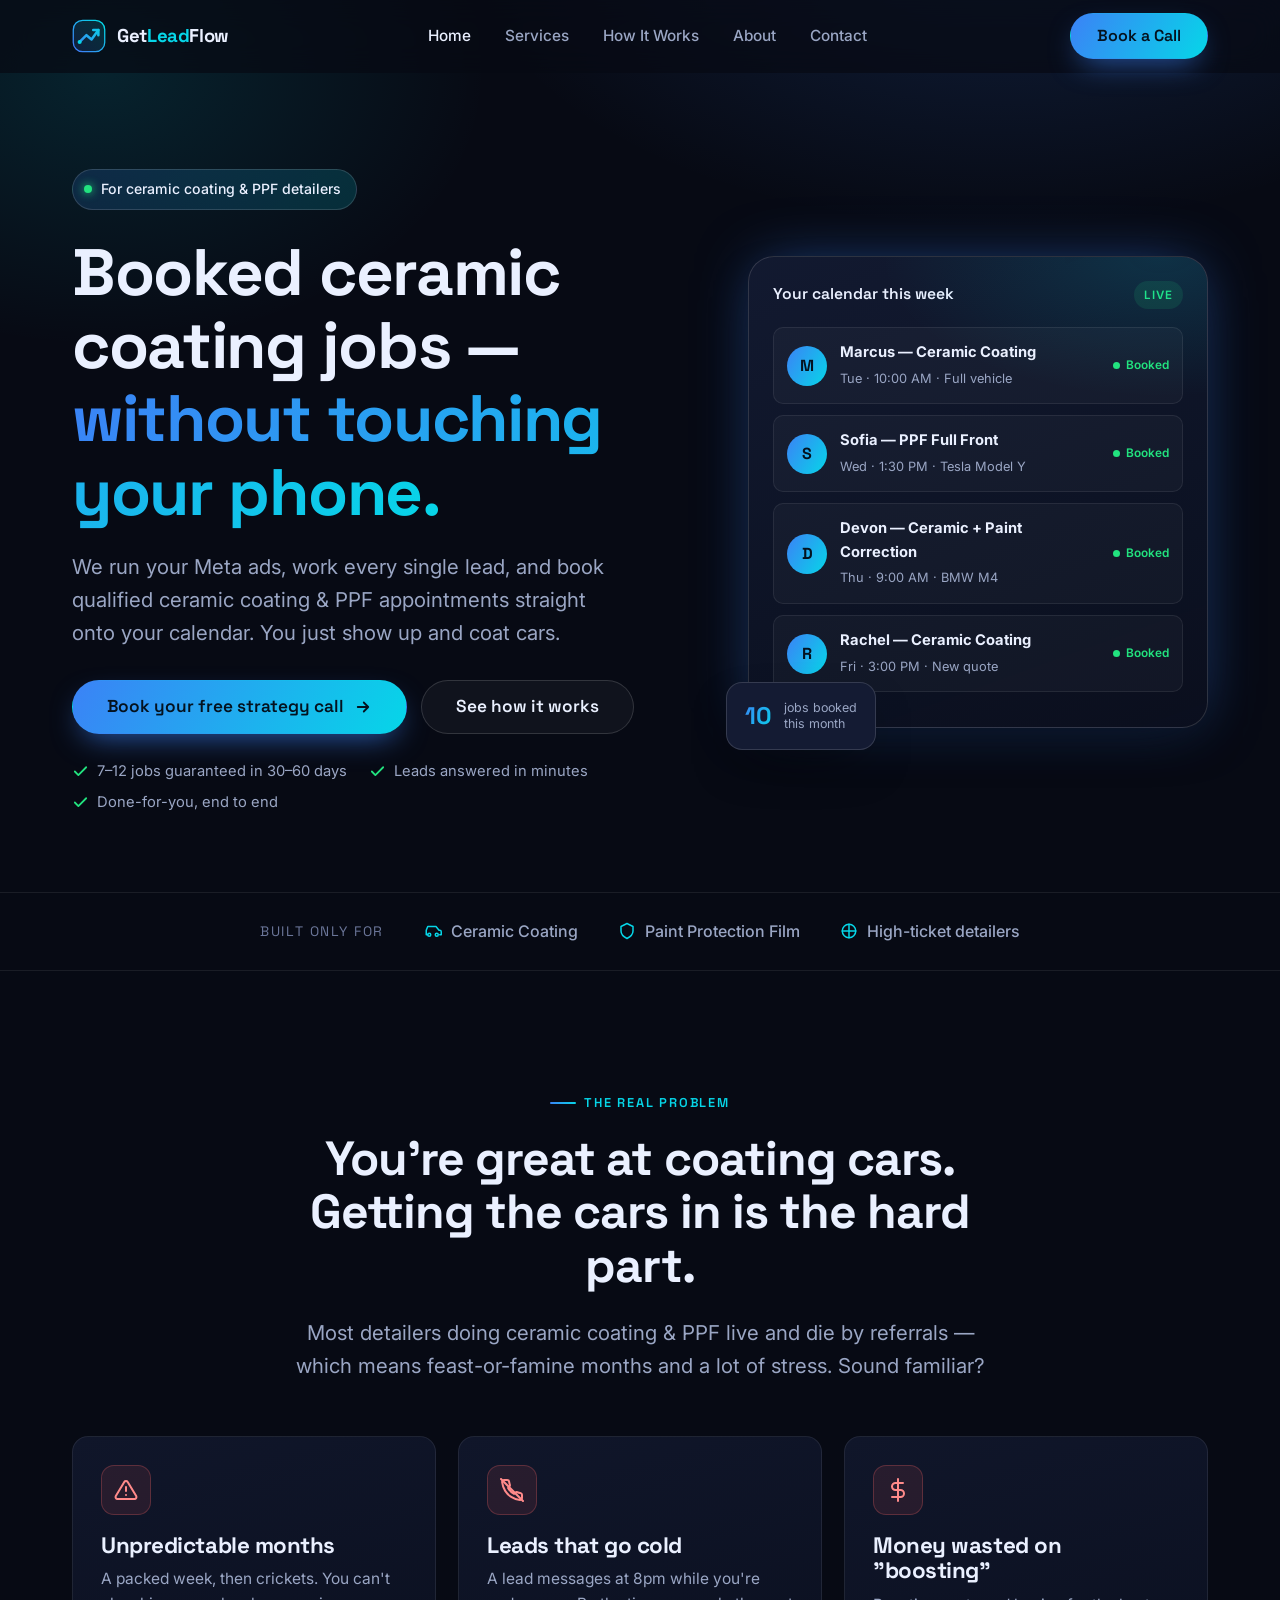
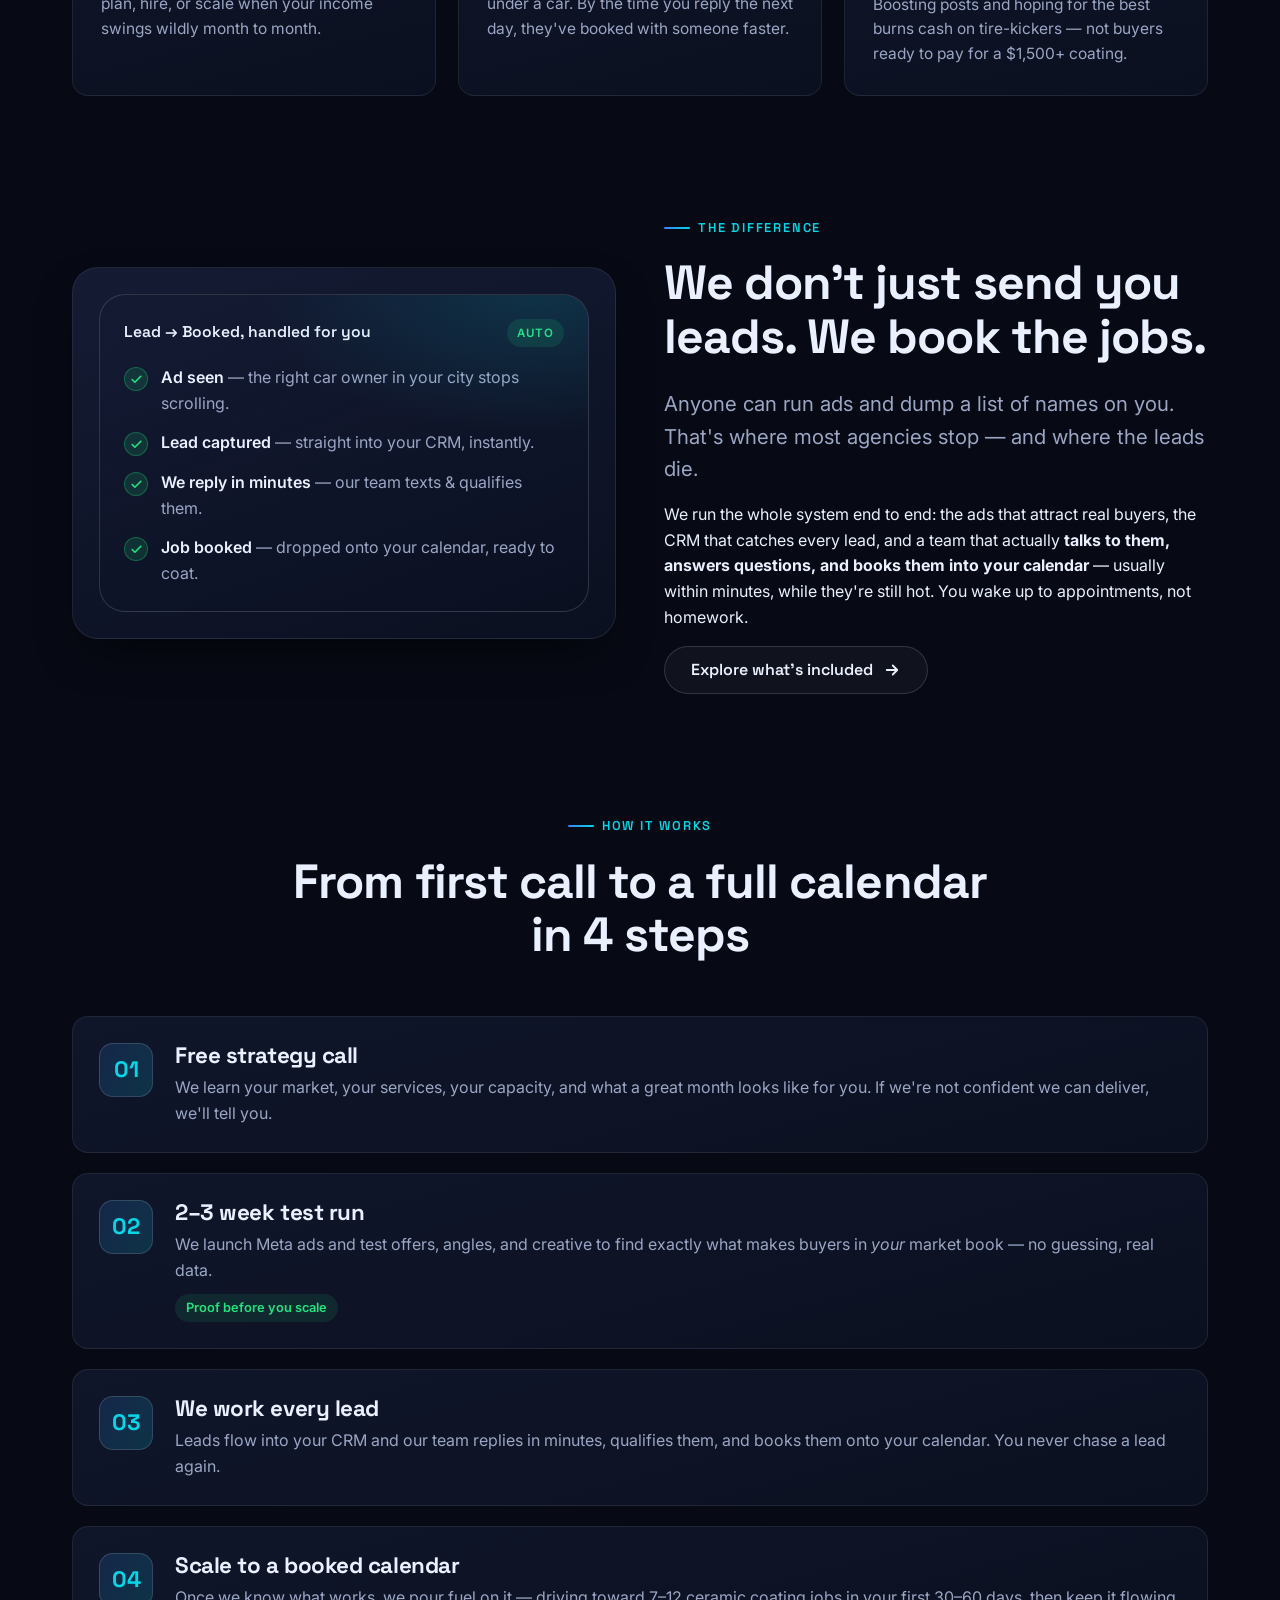
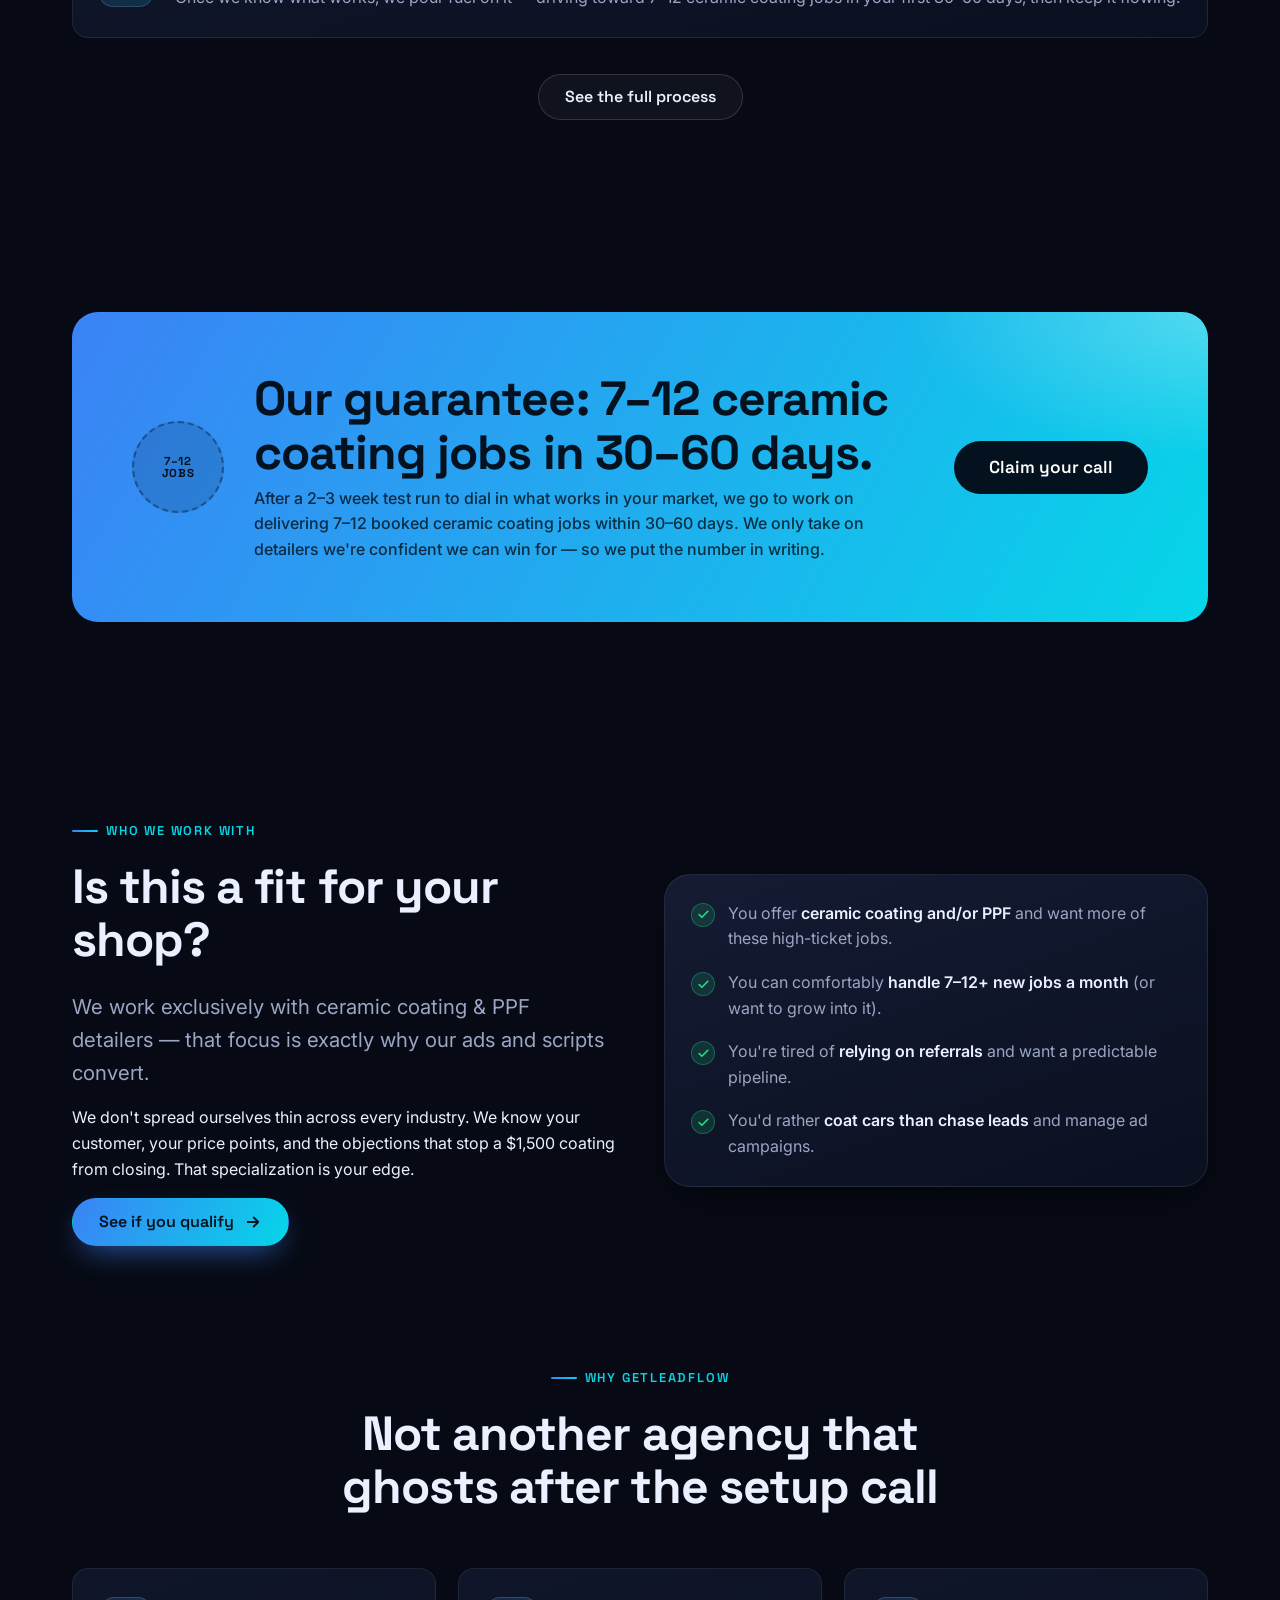
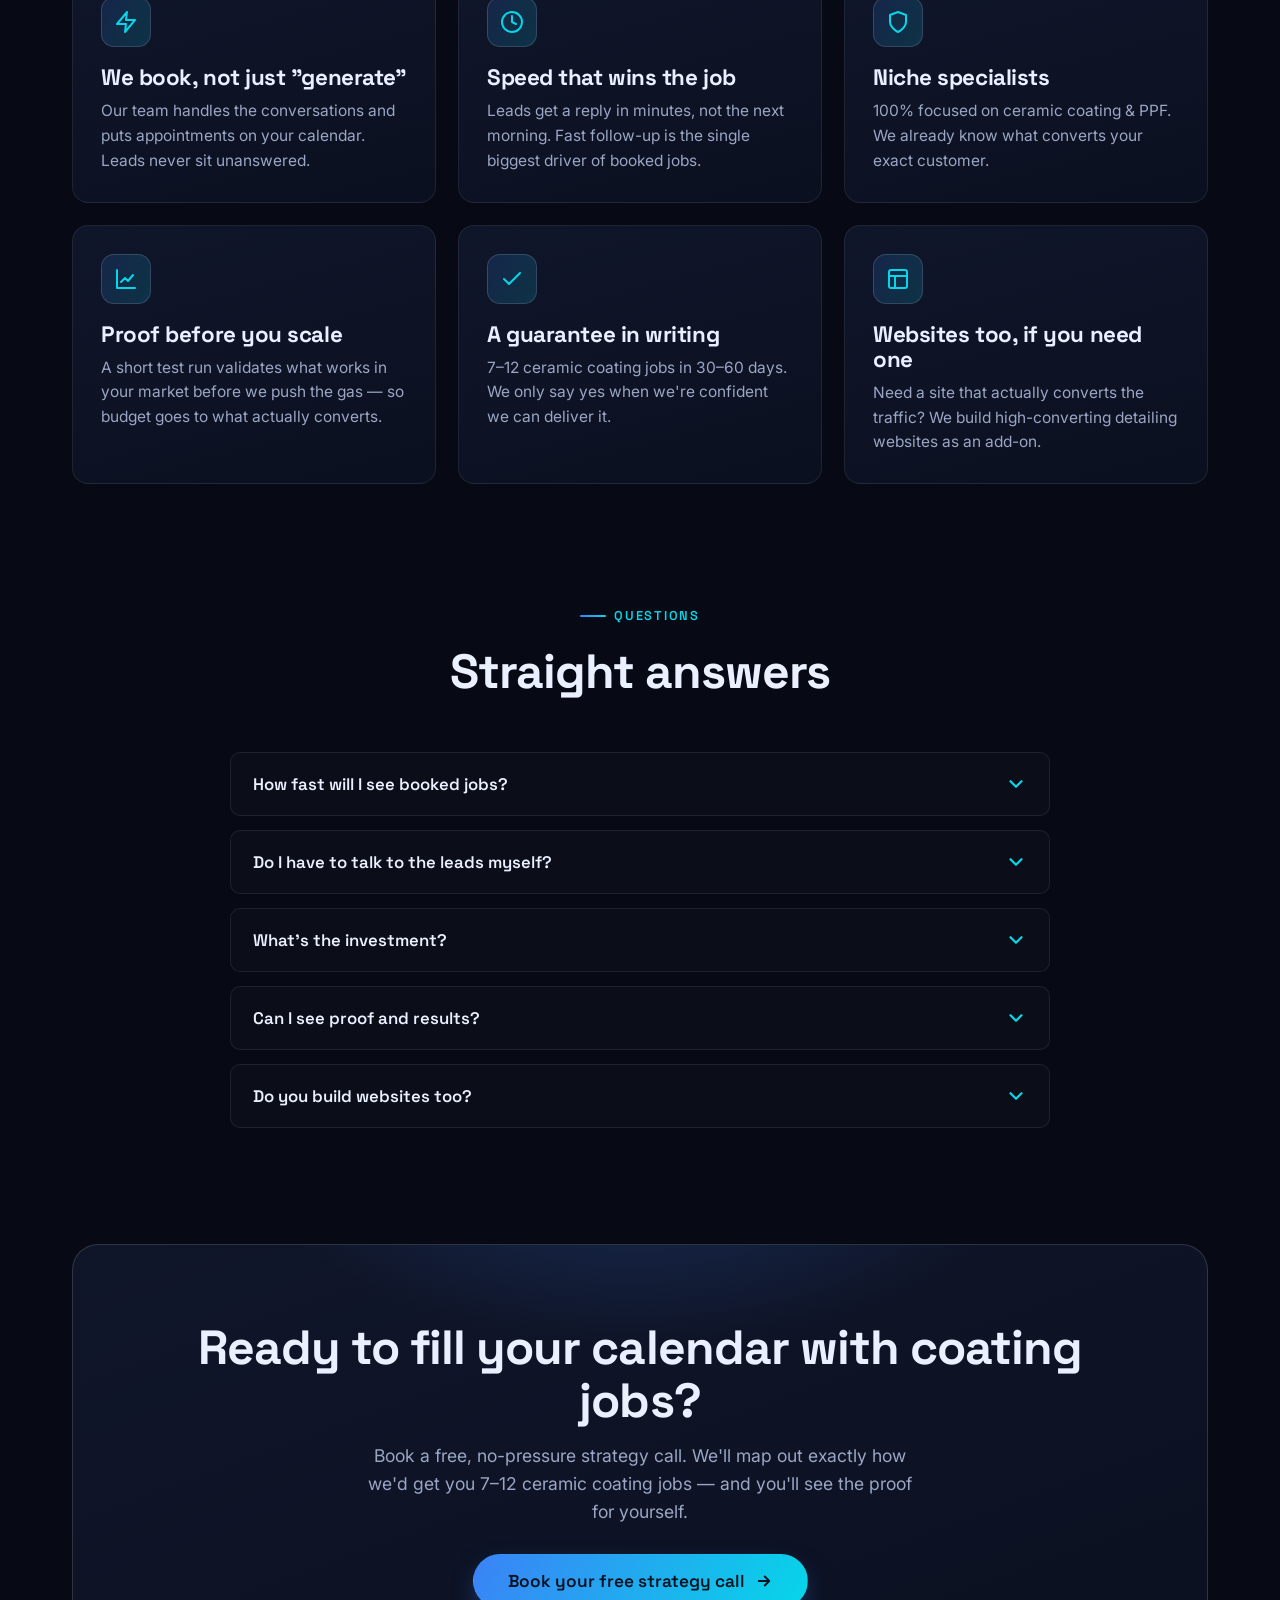
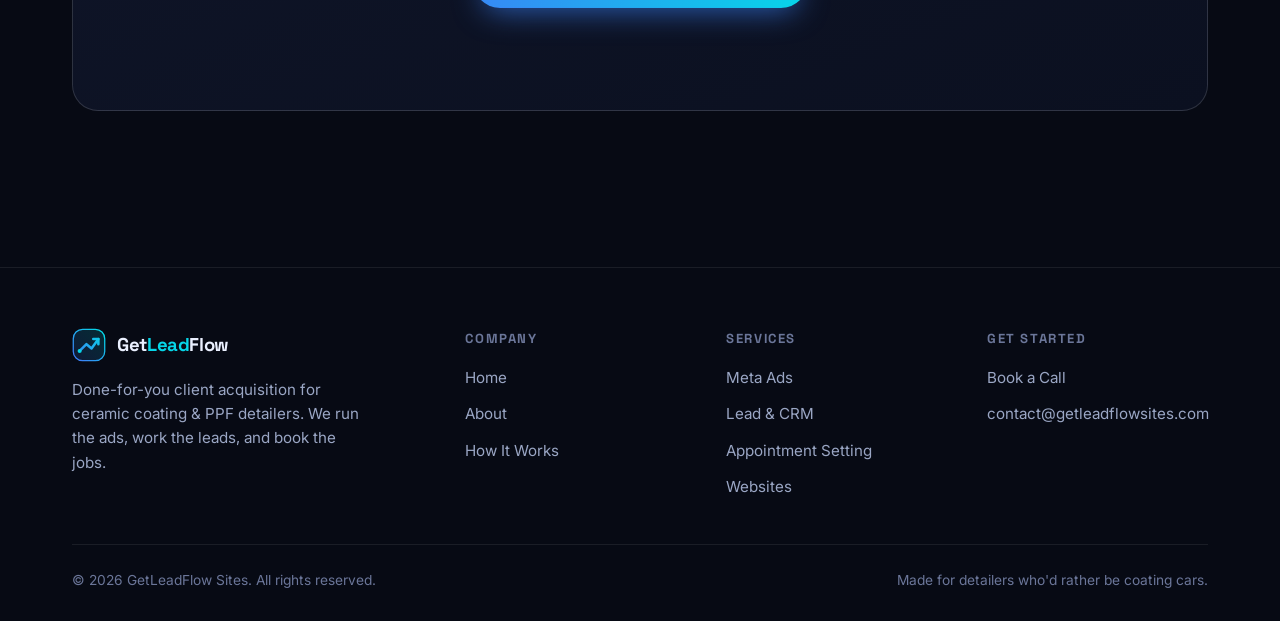
<file: index.html>
<!DOCTYPE html>
<html lang="en">
<head>
  <meta charset="UTF-8" />
  <meta name="viewport" content="width=device-width, initial-scale=1.0" />
  <title>GetLeadFlow Sites | Booked Ceramic Coating &amp; PPF Jobs, Guaranteed</title>
  <meta name="description" content="GetLeadFlow runs Meta ads for ceramic coating & PPF detailers, works every lead, and books qualified jobs straight onto your calendar. 7–12 guaranteed jobs in 30–60 days." />
  <meta name="keywords" content="ceramic coating leads, PPF leads, Meta ads for car detailers, lead generation for detailers, get more ceramic coating clients, auto detailing marketing agency" />
  <link rel="canonical" href="https://getleadflowsites.com/" />

  <!-- Open Graph / Twitter -->
  <meta property="og:type" content="website" />
  <meta property="og:site_name" content="GetLeadFlow Sites" />
  <meta property="og:title" content="Booked Ceramic Coating & PPF Jobs, Guaranteed | GetLeadFlow" />
  <meta property="og:description" content="We run the ads, work every lead, and book ceramic coating & PPF jobs on your calendar. 7–12 guaranteed jobs in 30–60 days." />
  <meta property="og:url" content="https://getleadflowsites.com/" />
  <meta property="og:image" content="https://getleadflowsites.com/assets/og-image.svg" />
  <meta name="twitter:card" content="summary_large_image" />
  <meta name="twitter:title" content="Booked Ceramic Coating & PPF Jobs, Guaranteed | GetLeadFlow" />
  <meta name="twitter:description" content="We run the ads, work every lead, and book ceramic coating & PPF jobs on your calendar." />
  <meta name="twitter:image" content="https://getleadflowsites.com/assets/og-image.svg" />

  <link rel="icon" type="image/svg+xml" href="assets/favicon.svg" />
  <meta name="theme-color" content="#070a14" />

  <!-- Fonts -->
  <link rel="preconnect" href="https://fonts.googleapis.com" />
  <link rel="preconnect" href="https://fonts.gstatic.com" crossorigin />
  <link href="https://fonts.googleapis.com/css2?family=Inter:wght@400;500;600;700&family=Space+Grotesk:wght@500;600;700&display=swap" rel="stylesheet" />

  <script>document.documentElement.classList.add('js')</script>
  <link rel="stylesheet" href="css/styles.css" />

  <!-- Structured data -->
  <script type="application/ld+json">
  {
    "@context": "https://schema.org",
    "@type": "ProfessionalService",
    "name": "GetLeadFlow Sites",
    "description": "Lead generation and appointment-setting agency for ceramic coating and PPF car detailers. We run Meta ads, manage the CRM, work every lead, and book jobs on your calendar.",
    "url": "https://getleadflowsites.com/",
    "email": "contact@getleadflowsites.com",
    "areaServed": "US",
    "serviceType": ["Meta Ads Management", "Lead Generation", "Appointment Setting", "CRM Management", "Web Design"],
    "founder": { "@type": "Person", "name": "Gianluca" },
    "makesOffer": {
      "@type": "Offer",
      "description": "7–12 guaranteed ceramic coating jobs within 30–60 days for car detailers offering ceramic coating and PPF."
    }
  }
  </script>
</head>
<body>

  <!-- ========== HEADER ========== -->
  <header class="site-header">
    <div class="container nav">
      <a href="index.html" class="brand" aria-label="GetLeadFlow Sites home">
        <svg class="logo-mark" viewBox="0 0 40 40" fill="none" xmlns="http://www.w3.org/2000/svg" aria-hidden="true">
          <rect x="1.5" y="1.5" width="37" height="37" rx="11" fill="url(#glf)" opacity="0.16"/>
          <rect x="1.5" y="1.5" width="37" height="37" rx="11" stroke="url(#glf)" stroke-width="1.5"/>
          <path d="M9 27 L17 19 L23 24 L31 13" stroke="url(#glf)" stroke-width="3" stroke-linecap="round" stroke-linejoin="round"/>
          <path d="M31 13 L31 19 M31 13 L25 13" stroke="url(#glf)" stroke-width="3" stroke-linecap="round" stroke-linejoin="round"/>
          <circle cx="9" cy="27" r="2.4" fill="#06d6e8"/>
          <defs><linearGradient id="glf" x1="6" y1="34" x2="34" y2="6" gradientUnits="userSpaceOnUse"><stop stop-color="#3b82f6"/><stop offset="1" stop-color="#06d6e8"/></linearGradient></defs>
        </svg>
        <span>Get<b>Lead</b>Flow</span>
      </a>

      <ul class="nav-links">
        <li><a href="index.html" class="active">Home</a></li>
        <li><a href="services.html">Services</a></li>
        <li><a href="how-it-works.html">How It Works</a></li>
        <li><a href="about.html">About</a></li>
        <li><a href="contact.html">Contact</a></li>
        <li><a href="contact.html" class="btn btn--primary">Book a Call</a></li>
      </ul>

      <div class="nav-cta">
        <a href="contact.html" class="btn btn--primary">Book a Call</a>
      </div>

      <button class="nav-toggle" aria-label="Toggle menu" aria-expanded="false">
        <svg viewBox="0 0 24 24" fill="none" stroke="currentColor" stroke-width="2" stroke-linecap="round"><path d="M4 7h16M4 12h16M4 17h16"/></svg>
      </button>
    </div>
  </header>

  <main>
    <!-- ========== HERO ========== -->
    <section class="hero">
      <div class="container hero-grid">
        <div class="hero-copy">
          <span class="pill reveal"><span class="dot"></span> For ceramic coating &amp; PPF detailers</span>
          <h1 class="reveal" data-delay="1">Booked ceramic coating jobs — <span class="gradient-text">without touching your phone.</span></h1>
          <p class="lead reveal" data-delay="2">We run your Meta ads, work every single lead, and book qualified ceramic coating &amp; PPF appointments straight onto your calendar. You just show up and coat cars.</p>
          <div class="hero-cta reveal" data-delay="2">
            <a href="contact.html" class="btn btn--primary btn--lg">Book your free strategy call
              <svg viewBox="0 0 24 24" fill="none" stroke="currentColor" stroke-width="2.4" stroke-linecap="round" stroke-linejoin="round"><path d="M5 12h14M13 6l6 6-6 6"/></svg>
            </a>
            <a href="how-it-works.html" class="btn btn--ghost btn--lg">See how it works</a>
          </div>
          <div class="hero-trust reveal" data-delay="3">
            <span><svg viewBox="0 0 24 24" fill="none" stroke="currentColor" stroke-width="2.5" stroke-linecap="round" stroke-linejoin="round"><path d="M20 6 9 17l-5-5"/></svg> 7–12 jobs guaranteed in 30–60 days</span>
            <span><svg viewBox="0 0 24 24" fill="none" stroke="currentColor" stroke-width="2.5" stroke-linecap="round" stroke-linejoin="round"><path d="M20 6 9 17l-5-5"/></svg> Leads answered in minutes</span>
            <span><svg viewBox="0 0 24 24" fill="none" stroke="currentColor" stroke-width="2.5" stroke-linecap="round" stroke-linejoin="round"><path d="M20 6 9 17l-5-5"/></svg> Done-for-you, end to end</span>
          </div>
        </div>

        <div class="hero-visual reveal" data-delay="2">
          <div class="glass-card">
            <div class="card-head">
              <span class="title">Your calendar this week</span>
              <span class="badge">Live</span>
            </div>
            <div class="booking-row">
              <div class="avatar">M</div>
              <div class="meta"><strong>Marcus — Ceramic Coating</strong><small>Tue · 10:00 AM · Full vehicle</small></div>
              <span class="status"><span class="dot"></span>Booked</span>
            </div>
            <div class="booking-row">
              <div class="avatar">S</div>
              <div class="meta"><strong>Sofia — PPF Full Front</strong><small>Wed · 1:30 PM · Tesla Model Y</small></div>
              <span class="status"><span class="dot"></span>Booked</span>
            </div>
            <div class="booking-row">
              <div class="avatar">D</div>
              <div class="meta"><strong>Devon — Ceramic + Paint Correction</strong><small>Thu · 9:00 AM · BMW M4</small></div>
              <span class="status"><span class="dot"></span>Booked</span>
            </div>
            <div class="booking-row">
              <div class="avatar">R</div>
              <div class="meta"><strong>Rachel — Ceramic Coating</strong><small>Fri · 3:00 PM · New quote</small></div>
              <span class="status"><span class="dot"></span>Booked</span>
            </div>
          </div>
          <div class="floating-stat">
            <span class="num">10</span>
            <span class="lbl">jobs booked<br>this month</span>
          </div>
        </div>
      </div>
    </section>

    <!-- ========== TRUST STRIP ========== -->
    <div class="trust-strip">
      <div class="container">
        <p>Built only for</p>
        <span class="tag"><svg viewBox="0 0 24 24" fill="none" stroke="currentColor" stroke-width="2" stroke-linecap="round" stroke-linejoin="round"><path d="M5 17H3v-6l2-5h11l4 5h1a2 2 0 0 1 2 2v4h-2"/><circle cx="7" cy="17" r="2"/><circle cx="17" cy="17" r="2"/></svg> Ceramic Coating</span>
        <span class="tag"><svg viewBox="0 0 24 24" fill="none" stroke="currentColor" stroke-width="2" stroke-linecap="round" stroke-linejoin="round"><path d="M12 2 4 6v6c0 5 3.4 7.7 8 10 4.6-2.3 8-5 8-10V6z"/></svg> Paint Protection Film</span>
        <span class="tag"><svg viewBox="0 0 24 24" fill="none" stroke="currentColor" stroke-width="2" stroke-linecap="round" stroke-linejoin="round"><path d="M12 3v18M3 12h18"/><circle cx="12" cy="12" r="9"/></svg> High-ticket detailers</span>
      </div>
    </div>

    <!-- ========== PROBLEM ========== -->
    <section class="section">
      <div class="container">
        <div class="section-head center reveal">
          <span class="eyebrow">The real problem</span>
          <h2>You're great at coating cars. Getting the cars in is the hard part.</h2>
          <p class="lead">Most detailers doing ceramic coating &amp; PPF live and die by referrals — which means feast-or-famine months and a lot of stress. Sound familiar?</p>
        </div>
        <div class="grid grid-3">
          <div class="card card--pain reveal">
            <div class="icon"><svg viewBox="0 0 24 24" fill="none" stroke="currentColor" stroke-width="2" stroke-linecap="round" stroke-linejoin="round"><path d="M12 9v4m0 4h.01M10.3 3.9 1.8 18a2 2 0 0 0 1.7 3h17a2 2 0 0 0 1.7-3L13.7 3.9a2 2 0 0 0-3.4 0z"/></svg></div>
            <h3>Unpredictable months</h3>
            <p>A packed week, then crickets. You can't plan, hire, or scale when your income swings wildly month to month.</p>
          </div>
          <div class="card card--pain reveal" data-delay="1">
            <div class="icon"><svg viewBox="0 0 24 24" fill="none" stroke="currentColor" stroke-width="2" stroke-linecap="round" stroke-linejoin="round"><path d="M22 16.92v3a2 2 0 0 1-2.18 2 19.79 19.79 0 0 1-8.63-3.07 19.5 19.5 0 0 1-6-6 19.79 19.79 0 0 1-3.07-8.67A2 2 0 0 1 4.11 2h3a2 2 0 0 1 2 1.72c.13.96.36 1.9.7 2.81a2 2 0 0 1-.45 2.11L8.09 9.91a16 16 0 0 0 6 6l1.27-1.27a2 2 0 0 1 2.11-.45c.9.34 1.85.57 2.81.7A2 2 0 0 1 22 16.92z"/><line x1="1" y1="1" x2="23" y2="23"/></svg></div>
            <h3>Leads that go cold</h3>
            <p>A lead messages at 8pm while you're under a car. By the time you reply the next day, they've booked with someone faster.</p>
          </div>
          <div class="card card--pain reveal" data-delay="2">
            <div class="icon"><svg viewBox="0 0 24 24" fill="none" stroke="currentColor" stroke-width="2" stroke-linecap="round" stroke-linejoin="round"><path d="M12 1v22M17 5H9.5a3.5 3.5 0 0 0 0 7h5a3.5 3.5 0 0 1 0 7H6"/></svg></div>
            <h3>Money wasted on "boosting"</h3>
            <p>Boosting posts and hoping for the best burns cash on tire-kickers — not buyers ready to pay for a $1,500+ coating.</p>
          </div>
        </div>
      </div>
    </section>

    <!-- ========== SOLUTION ========== -->
    <section class="section" style="padding-top:0">
      <div class="container">
        <div class="split">
          <div class="split-media reveal">
            <div class="glass-card" style="box-shadow:none">
              <div class="card-head"><span class="title">Lead → Booked, handled for you</span><span class="badge">Auto</span></div>
              <ul class="check-list">
                <li><span class="tick"><svg viewBox="0 0 24 24" fill="none" stroke="currentColor" stroke-width="3" stroke-linecap="round" stroke-linejoin="round"><path d="M20 6 9 17l-5-5"/></svg></span><span><strong>Ad seen</strong> — the right car owner in your city stops scrolling.</span></li>
                <li><span class="tick"><svg viewBox="0 0 24 24" fill="none" stroke="currentColor" stroke-width="3" stroke-linecap="round" stroke-linejoin="round"><path d="M20 6 9 17l-5-5"/></svg></span><span><strong>Lead captured</strong> — straight into your CRM, instantly.</span></li>
                <li><span class="tick"><svg viewBox="0 0 24 24" fill="none" stroke="currentColor" stroke-width="3" stroke-linecap="round" stroke-linejoin="round"><path d="M20 6 9 17l-5-5"/></svg></span><span><strong>We reply in minutes</strong> — our team texts &amp; qualifies them.</span></li>
                <li><span class="tick"><svg viewBox="0 0 24 24" fill="none" stroke="currentColor" stroke-width="3" stroke-linecap="round" stroke-linejoin="round"><path d="M20 6 9 17l-5-5"/></svg></span><span><strong>Job booked</strong> — dropped onto your calendar, ready to coat.</span></li>
              </ul>
            </div>
          </div>
          <div class="reveal" data-delay="1">
            <span class="eyebrow">The difference</span>
            <h2>We don't just send you leads. We book the jobs.</h2>
            <p class="lead">Anyone can run ads and dump a list of names on you. That's where most agencies stop — and where the leads die.</p>
            <p>We run the whole system end to end: the ads that attract real buyers, the CRM that catches every lead, and a team that actually <strong>talks to them, answers questions, and books them into your calendar</strong> — usually within minutes, while they're still hot. You wake up to appointments, not homework.</p>
            <a href="services.html" class="btn btn--ghost">Explore what's included
              <svg viewBox="0 0 24 24" fill="none" stroke="currentColor" stroke-width="2.4" stroke-linecap="round" stroke-linejoin="round"><path d="M5 12h14M13 6l6 6-6 6"/></svg>
            </a>
          </div>
        </div>
      </div>
    </section>

    <!-- ========== HOW IT WORKS (short) ========== -->
    <section class="section" style="padding-top:0">
      <div class="container">
        <div class="section-head center reveal">
          <span class="eyebrow">How it works</span>
          <h2>From first call to a full calendar in 4 steps</h2>
        </div>
        <div class="steps">
          <div class="step reveal">
            <div class="num"></div>
            <div>
              <h3>Free strategy call</h3>
              <p>We learn your market, your services, your capacity, and what a great month looks like for you. If we're not confident we can deliver, we'll tell you.</p>
            </div>
          </div>
          <div class="step reveal" data-delay="1">
            <div class="num"></div>
            <div>
              <h3>2–3 week test run</h3>
              <p>We launch Meta ads and test offers, angles, and creative to find exactly what makes buyers in <em>your</em> market book — no guessing, real data.</p>
              <span class="tag-inline">Proof before you scale</span>
            </div>
          </div>
          <div class="step reveal" data-delay="2">
            <div class="num"></div>
            <div>
              <h3>We work every lead</h3>
              <p>Leads flow into your CRM and our team replies in minutes, qualifies them, and books them onto your calendar. You never chase a lead again.</p>
            </div>
          </div>
          <div class="step reveal" data-delay="3">
            <div class="num"></div>
            <div>
              <h3>Scale to a booked calendar</h3>
              <p>Once we know what works, we pour fuel on it — driving toward 7–12 ceramic coating jobs in your first 30–60 days, then keep it flowing.</p>
            </div>
          </div>
        </div>
        <div style="text-align:center;margin-top:36px" class="reveal">
          <a href="how-it-works.html" class="btn btn--ghost">See the full process</a>
        </div>
      </div>
    </section>

    <!-- ========== GUARANTEE ========== -->
    <section class="section--tight">
      <div class="container">
        <div class="guarantee reveal">
          <div class="seal">7–12<br>Jobs</div>
          <div>
            <h2>Our guarantee: 7–12 ceramic coating jobs in 30–60 days.</h2>
            <p>After a 2–3 week test run to dial in what works in your market, we go to work on delivering 7–12 booked ceramic coating jobs within 30–60 days. We only take on detailers we're confident we can win for — so we put the number in writing.</p>
          </div>
          <a href="contact.html" class="btn btn--primary btn--lg">Claim your call</a>
        </div>
      </div>
    </section>

    <!-- ========== WHO IT'S FOR ========== -->
    <section class="section">
      <div class="container">
        <div class="split reverse">
          <div class="split-media reveal">
            <ul class="check-list" style="gap:18px">
              <li><span class="tick"><svg viewBox="0 0 24 24" fill="none" stroke="currentColor" stroke-width="3" stroke-linecap="round" stroke-linejoin="round"><path d="M20 6 9 17l-5-5"/></svg></span><span>You offer <strong>ceramic coating and/or PPF</strong> and want more of these high-ticket jobs.</span></li>
              <li><span class="tick"><svg viewBox="0 0 24 24" fill="none" stroke="currentColor" stroke-width="3" stroke-linecap="round" stroke-linejoin="round"><path d="M20 6 9 17l-5-5"/></svg></span><span>You can comfortably <strong>handle 7–12+ new jobs a month</strong> (or want to grow into it).</span></li>
              <li><span class="tick"><svg viewBox="0 0 24 24" fill="none" stroke="currentColor" stroke-width="3" stroke-linecap="round" stroke-linejoin="round"><path d="M20 6 9 17l-5-5"/></svg></span><span>You're tired of <strong>relying on referrals</strong> and want a predictable pipeline.</span></li>
              <li><span class="tick"><svg viewBox="0 0 24 24" fill="none" stroke="currentColor" stroke-width="3" stroke-linecap="round" stroke-linejoin="round"><path d="M20 6 9 17l-5-5"/></svg></span><span>You'd rather <strong>coat cars than chase leads</strong> and manage ad campaigns.</span></li>
            </ul>
          </div>
          <div class="reveal" data-delay="1">
            <span class="eyebrow">Who we work with</span>
            <h2>Is this a fit for your shop?</h2>
            <p class="lead">We work exclusively with ceramic coating &amp; PPF detailers — that focus is exactly why our ads and scripts convert.</p>
            <p>We don't spread ourselves thin across every industry. We know your customer, your price points, and the objections that stop a $1,500 coating from closing. That specialization is your edge.</p>
            <a href="contact.html" class="btn btn--primary">See if you qualify
              <svg viewBox="0 0 24 24" fill="none" stroke="currentColor" stroke-width="2.4" stroke-linecap="round" stroke-linejoin="round"><path d="M5 12h14M13 6l6 6-6 6"/></svg>
            </a>
          </div>
        </div>
      </div>
    </section>

    <!-- ========== WHY US ========== -->
    <section class="section" style="padding-top:0">
      <div class="container">
        <div class="section-head center reveal">
          <span class="eyebrow">Why GetLeadFlow</span>
          <h2>Not another agency that ghosts after the setup call</h2>
        </div>
        <div class="grid grid-3">
          <div class="card reveal">
            <div class="icon"><svg viewBox="0 0 24 24" fill="none" stroke="currentColor" stroke-width="2" stroke-linecap="round" stroke-linejoin="round"><path d="M13 2 3 14h9l-1 8 10-12h-9l1-8z"/></svg></div>
            <h3>We book, not just "generate"</h3>
            <p>Our team handles the conversations and puts appointments on your calendar. Leads never sit unanswered.</p>
          </div>
          <div class="card reveal" data-delay="1">
            <div class="icon"><svg viewBox="0 0 24 24" fill="none" stroke="currentColor" stroke-width="2" stroke-linecap="round" stroke-linejoin="round"><circle cx="12" cy="12" r="10"/><path d="M12 6v6l4 2"/></svg></div>
            <h3>Speed that wins the job</h3>
            <p>Leads get a reply in minutes, not the next morning. Fast follow-up is the single biggest driver of booked jobs.</p>
          </div>
          <div class="card reveal" data-delay="2">
            <div class="icon"><svg viewBox="0 0 24 24" fill="none" stroke="currentColor" stroke-width="2" stroke-linecap="round" stroke-linejoin="round"><path d="M12 22s8-4 8-10V5l-8-3-8 3v7c0 6 8 10 8 10z"/></svg></div>
            <h3>Niche specialists</h3>
            <p>100% focused on ceramic coating &amp; PPF. We already know what converts your exact customer.</p>
          </div>
          <div class="card reveal">
            <div class="icon"><svg viewBox="0 0 24 24" fill="none" stroke="currentColor" stroke-width="2" stroke-linecap="round" stroke-linejoin="round"><path d="M3 3v18h18"/><path d="M7 15l4-4 3 3 5-6"/></svg></div>
            <h3>Proof before you scale</h3>
            <p>A short test run validates what works in your market before we push the gas — so budget goes to what actually converts.</p>
          </div>
          <div class="card reveal" data-delay="1">
            <div class="icon"><svg viewBox="0 0 24 24" fill="none" stroke="currentColor" stroke-width="2" stroke-linecap="round" stroke-linejoin="round"><path d="M20 6 9 17l-5-5"/></svg></div>
            <h3>A guarantee in writing</h3>
            <p>7–12 ceramic coating jobs in 30–60 days. We only say yes when we're confident we can deliver it.</p>
          </div>
          <div class="card reveal" data-delay="2">
            <div class="icon"><svg viewBox="0 0 24 24" fill="none" stroke="currentColor" stroke-width="2" stroke-linecap="round" stroke-linejoin="round"><rect x="3" y="3" width="18" height="18" rx="2"/><path d="M3 9h18M9 21V9"/></svg></div>
            <h3>Websites too, if you need one</h3>
            <p>Need a site that actually converts the traffic? We build high-converting detailing websites as an add-on.</p>
          </div>
        </div>
      </div>
    </section>

    <!-- ========== FAQ ========== -->
    <section class="section" style="padding-top:0">
      <div class="container">
        <div class="section-head center reveal">
          <span class="eyebrow">Questions</span>
          <h2>Straight answers</h2>
        </div>
        <div class="faq">
          <div class="faq-item reveal">
            <button class="faq-q" aria-expanded="false">How fast will I see booked jobs?<svg class="chev" viewBox="0 0 24 24" fill="none" stroke="currentColor" stroke-width="2.4" stroke-linecap="round" stroke-linejoin="round"><path d="M6 9l6 6 6-6"/></svg></button>
            <div class="faq-a"><p>We start with a 2–3 week test run to find what converts in your market, then work toward 7–12 booked ceramic coating jobs within 30–60 days. Many leads start coming in during the test phase itself.</p></div>
          </div>
          <div class="faq-item reveal">
            <button class="faq-q" aria-expanded="false">Do I have to talk to the leads myself?<svg class="chev" viewBox="0 0 24 24" fill="none" stroke="currentColor" stroke-width="2.4" stroke-linecap="round" stroke-linejoin="round"><path d="M6 9l6 6 6-6"/></svg></button>
            <div class="faq-a"><p>No. That's the whole point. Our team handles the conversations, answers questions, qualifies each lead, and books them straight onto your calendar. You show up to a booked appointment.</p></div>
          </div>
          <div class="faq-item reveal">
            <button class="faq-q" aria-expanded="false">What's the investment?<svg class="chev" viewBox="0 0 24 24" fill="none" stroke="currentColor" stroke-width="2.4" stroke-linecap="round" stroke-linejoin="round"><path d="M6 9l6 6 6-6"/></svg></button>
            <div class="faq-a"><p>It depends on your market and goals — there's your ad spend plus our management fee. We'll walk you through exact numbers on your strategy call so you know precisely what to expect before committing.</p></div>
          </div>
          <div class="faq-item reveal">
            <button class="faq-q" aria-expanded="false">Can I see proof and results?<svg class="chev" viewBox="0 0 24 24" fill="none" stroke="currentColor" stroke-width="2.4" stroke-linecap="round" stroke-linejoin="round"><path d="M6 9l6 6 6-6"/></svg></button>
            <div class="faq-a"><p>Absolutely — we'll show you exactly what we're doing and the results we're driving on a live call. Book a strategy call and we'll walk you through everything in detail.</p></div>
          </div>
          <div class="faq-item reveal">
            <button class="faq-q" aria-expanded="false">Do you build websites too?<svg class="chev" viewBox="0 0 24 24" fill="none" stroke="currentColor" stroke-width="2.4" stroke-linecap="round" stroke-linejoin="round"><path d="M6 9l6 6 6-6"/></svg></button>
            <div class="faq-a"><p>Yes. If you need a fast, high-converting website to turn your traffic into booked jobs, we build them as an add-on. Just mention it on your call.</p></div>
          </div>
        </div>
      </div>
    </section>

    <!-- ========== CTA BAND ========== -->
    <section class="section" style="padding-top:0">
      <div class="container">
        <div class="cta-band reveal">
          <h2>Ready to fill your calendar with coating jobs?</h2>
          <p>Book a free, no-pressure strategy call. We'll map out exactly how we'd get you 7–12 ceramic coating jobs — and you'll see the proof for yourself.</p>
          <div class="hero-cta">
            <a href="contact.html" class="btn btn--primary btn--lg">Book your free strategy call
              <svg viewBox="0 0 24 24" fill="none" stroke="currentColor" stroke-width="2.4" stroke-linecap="round" stroke-linejoin="round"><path d="M5 12h14M13 6l6 6-6 6"/></svg>
            </a>
          </div>
        </div>
      </div>
    </section>
  </main>

  <!-- ========== FOOTER ========== -->
  <footer class="site-footer">
    <div class="container">
      <div class="footer-grid">
        <div class="footer-brand">
          <a href="index.html" class="brand">
            <svg class="logo-mark" viewBox="0 0 40 40" fill="none" xmlns="http://www.w3.org/2000/svg" aria-hidden="true">
              <rect x="1.5" y="1.5" width="37" height="37" rx="11" fill="url(#glf2)" opacity="0.16"/>
              <rect x="1.5" y="1.5" width="37" height="37" rx="11" stroke="url(#glf2)" stroke-width="1.5"/>
              <path d="M9 27 L17 19 L23 24 L31 13" stroke="url(#glf2)" stroke-width="3" stroke-linecap="round" stroke-linejoin="round"/>
              <path d="M31 13 L31 19 M31 13 L25 13" stroke="url(#glf2)" stroke-width="3" stroke-linecap="round" stroke-linejoin="round"/>
              <circle cx="9" cy="27" r="2.4" fill="#06d6e8"/>
              <defs><linearGradient id="glf2" x1="6" y1="34" x2="34" y2="6" gradientUnits="userSpaceOnUse"><stop stop-color="#3b82f6"/><stop offset="1" stop-color="#06d6e8"/></linearGradient></defs>
            </svg>
            <span>Get<b>Lead</b>Flow</span>
          </a>
          <p>Done-for-you client acquisition for ceramic coating &amp; PPF detailers. We run the ads, work the leads, and book the jobs.</p>
        </div>
        <div class="footer-col">
          <h5>Company</h5>
          <ul>
            <li><a href="index.html">Home</a></li>
            <li><a href="about.html">About</a></li>
            <li><a href="how-it-works.html">How It Works</a></li>
          </ul>
        </div>
        <div class="footer-col">
          <h5>Services</h5>
          <ul>
            <li><a href="services.html">Meta Ads</a></li>
            <li><a href="services.html">Lead &amp; CRM</a></li>
            <li><a href="services.html">Appointment Setting</a></li>
            <li><a href="services.html">Websites</a></li>
          </ul>
        </div>
        <div class="footer-col">
          <h5>Get started</h5>
          <ul>
            <li><a href="contact.html">Book a Call</a></li>
            <li><a href="mailto:contact@getleadflowsites.com">contact@getleadflowsites.com</a></li>
          </ul>
        </div>
      </div>
      <div class="footer-bottom">
        <span>© <span id="year">2026</span> GetLeadFlow Sites. All rights reserved.</span>
        <span>Made for detailers who'd rather be coating cars.</span>
      </div>
    </div>
  </footer>

  <script src="js/main.js"></script>
</body>
</html>
</file>
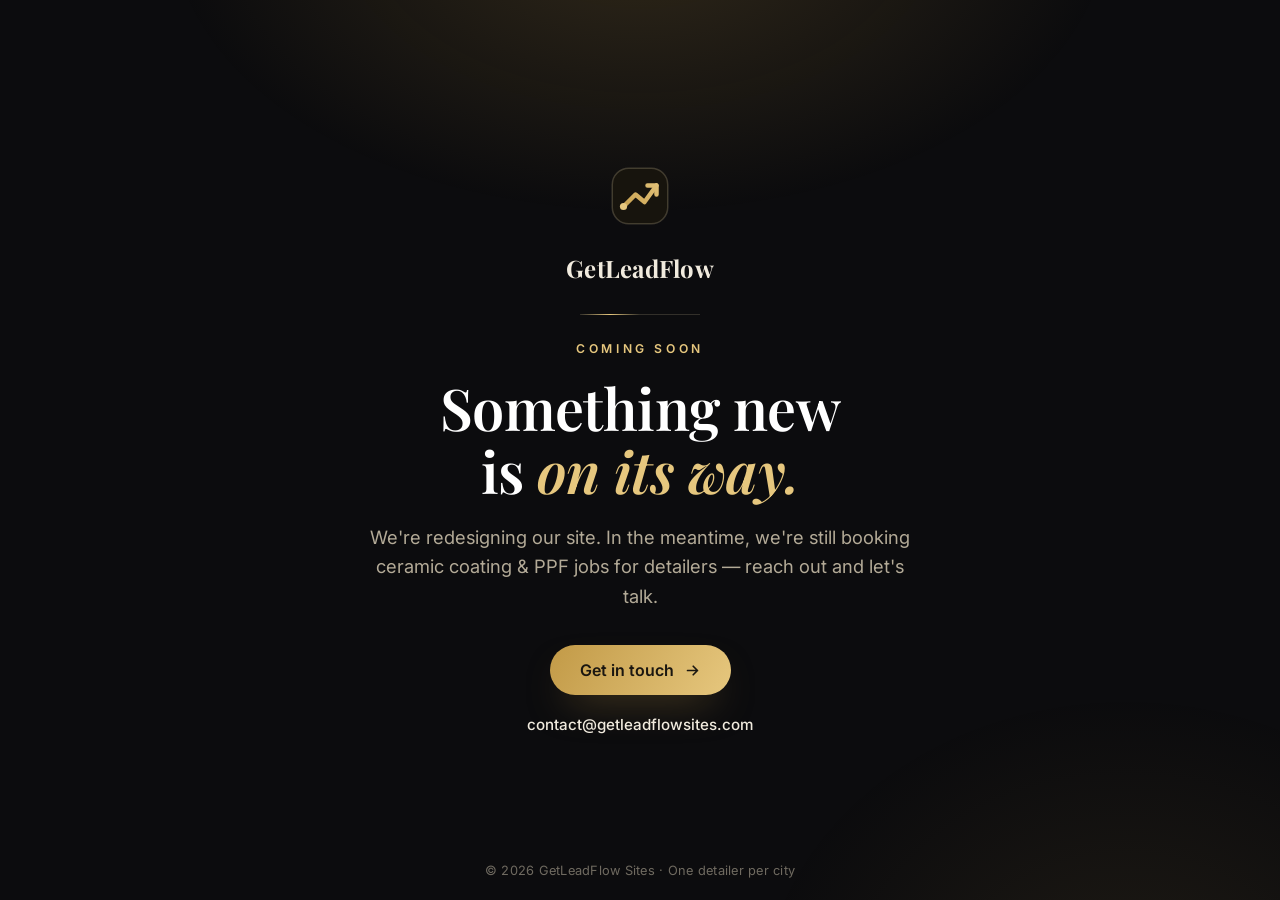
<file: public/index.html>
<!DOCTYPE html>
<html lang="en">
<head>
  <meta charset="UTF-8" />
  <meta name="viewport" content="width=device-width, initial-scale=1.0" />
  <!-- Google tag (gtag.js) -->
  <script async src="https://www.googletagmanager.com/gtag/js?id=G-QR5NQK8QFY"></script>
  <script>
    window.dataLayer = window.dataLayer || [];
    function gtag(){dataLayer.push(arguments);}
    gtag('js', new Date());
    gtag('config', 'G-QR5NQK8QFY');
  </script>
  <title>GetLeadFlow — Coming Soon</title>
  <meta name="description" content="GetLeadFlow is being redesigned. We're still booking ceramic coating & PPF jobs for detailers in the meantime — get in touch at contact@getleadflowsites.com." />
  <meta name="robots" content="noindex" />
  <link rel="canonical" href="https://getleadflowsites.com/" />
  <meta property="og:type" content="website" />
  <meta property="og:title" content="GetLeadFlow — Coming Soon" />
  <meta property="og:description" content="Something new is on its way. We're still booking ceramic coating & PPF jobs in the meantime." />
  <meta property="og:url" content="https://getleadflowsites.com/" />
  <meta property="og:image" content="https://getleadflowsites.com/assets/og-image.png" />
  <meta name="twitter:card" content="summary_large_image" />
  <meta name="twitter:image" content="https://getleadflowsites.com/assets/og-image.png" />
  <link rel="icon" type="image/svg+xml" href="assets/favicon.svg" />
  <meta name="theme-color" content="#0C0C0E" />
  <link rel="preconnect" href="https://fonts.googleapis.com" />
  <link rel="preconnect" href="https://fonts.gstatic.com" crossorigin />
  <link href="https://fonts.googleapis.com/css2?family=Playfair+Display:ital,wght@0,500;0,600;0,700;1,500&family=Inter:wght@400;500;600&display=swap" rel="stylesheet" />
  <style>
    :root{
      --ob:#0C0C0E; --ob-2:#15130F; --cream:#F1EBDE; --mut:#B3AA97;
      --gold:#C29A47; --gold-2:#E6C77E; --gold-deep:#9A6E24;
      --serif:"Playfair Display",Georgia,serif; --sans:"Inter","Segoe UI",system-ui,sans-serif;
      --ease:cubic-bezier(.16,1,.3,1);
    }
    *{box-sizing:border-box} html,body{margin:0;height:100%}
    body{
      font-family:var(--sans); color:var(--cream); background:var(--ob);
      min-height:100%; display:grid; place-items:center; text-align:center; padding:40px 22px;
      -webkit-font-smoothing:antialiased; position:relative; overflow:hidden;
    }
    body::before{content:"";position:fixed;inset:0;z-index:0;pointer-events:none;
      background:
        radial-gradient(760px 460px at 50% -8%, rgba(194,154,71,.20), transparent 62%),
        radial-gradient(620px 520px at 88% 112%, rgba(194,154,71,.10), transparent 60%);}
    .wrap{position:relative; z-index:1; max-width:640px; animation:rise .9s var(--ease) both}
    @keyframes rise{from{opacity:0;transform:translateY(16px)}to{opacity:1;transform:none}}

    .mark{width:60px;height:60px;margin:0 auto 26px;display:block}
    .brand{font-family:var(--serif);font-weight:700;font-size:1.5rem;letter-spacing:.01em;color:var(--cream);margin:0 0 30px}

    .rule{width:120px;height:1px;margin:0 auto 26px;position:relative;overflow:hidden;background:rgba(233,214,170,.18)}
    .rule::after{content:"";position:absolute;inset:0;width:50%;
      background:linear-gradient(90deg,transparent,var(--gold-2),transparent);
      animation:sweep 3.2s var(--ease) infinite}
    @keyframes sweep{0%{transform:translateX(-120%)}60%,100%{transform:translateX(260%)}}

    .eyebrow{font-family:var(--sans);font-size:.76rem;font-weight:600;letter-spacing:.3em;text-transform:uppercase;color:var(--gold-2);margin:0 0 20px}
    h1{font-family:var(--serif);font-weight:600;line-height:1.1;letter-spacing:-.01em;color:#fff;
      font-size:clamp(2.3rem,6.4vw,3.6rem);margin:0 0 20px;text-wrap:balance}
    h1 em{font-style:italic;color:var(--gold-2)}
    .lead{color:var(--mut);font-size:clamp(1rem,1.7vw,1.15rem);line-height:1.6;max-width:46ch;margin:0 auto 34px}

    .cta{display:inline-flex;align-items:center;gap:10px;font-family:var(--sans);font-weight:600;font-size:1rem;
      color:#1a1610;background:linear-gradient(120deg,var(--gold),var(--gold-2));padding:15px 30px;border-radius:999px;
      text-decoration:none;transition:transform .25s var(--ease),box-shadow .25s;box-shadow:0 18px 40px -18px rgba(194,154,71,.6)}
    .cta:hover{transform:translateY(-2px);box-shadow:0 22px 48px -18px rgba(194,154,71,.8)}
    .cta svg{width:17px;height:17px}
    .email{display:block;margin-top:20px;color:var(--mut);font-size:.95rem;text-decoration:none}
    .email b{color:var(--cream);font-weight:500}
    .email:hover b{color:var(--gold-2)}

    footer{position:fixed;bottom:22px;left:0;right:0;z-index:1;color:rgba(179,170,151,.6);font-size:.8rem;letter-spacing:.02em}
    @media (prefers-reduced-motion:reduce){*{animation:none!important;transition:none!important}}
  </style>
</head>
<body>
  <div class="wrap">
    <svg class="mark" viewBox="0 0 40 40" fill="none" aria-hidden="true">
      <rect x="1.5" y="1.5" width="37" height="37" rx="11" fill="#17140D" stroke="rgba(233,214,170,.22)"/>
      <path d="M9 27 L17 19 L23 24 L31 13" stroke="url(#g)" stroke-width="3" stroke-linecap="round" stroke-linejoin="round"/>
      <path d="M31 13 L31 19 M31 13 L25 13" stroke="url(#g)" stroke-width="3" stroke-linecap="round" stroke-linejoin="round"/>
      <circle cx="9" cy="27" r="2.4" fill="#E6C77E"/>
      <defs><linearGradient id="g" x1="6" y1="34" x2="34" y2="6" gradientUnits="userSpaceOnUse"><stop stop-color="#C29A47"/><stop offset="1" stop-color="#E6C77E"/></linearGradient></defs>
    </svg>
    <p class="brand">GetLeadFlow</p>

    <div class="rule"></div>
    <p class="eyebrow">Coming soon</p>
    <h1>Something new is <em>on its way.</em></h1>
    <p class="lead">We're redesigning our site. In the meantime, we're still booking ceramic coating &amp; PPF jobs for detailers — reach out and let's talk.</p>

    <a class="cta" href="mailto:contact@getleadflowsites.com?subject=GetLeadFlow%20enquiry">Get in touch
      <svg viewBox="0 0 24 24" fill="none" stroke="currentColor" stroke-width="2.4" stroke-linecap="round" stroke-linejoin="round"><path d="M5 12h14M13 6l6 6-6 6"/></svg></a>
    <a class="email" href="mailto:contact@getleadflowsites.com"><b>contact@getleadflowsites.com</b></a>
  </div>
  <footer>© <span id="y"></span> GetLeadFlow Sites · One detailer per city</footer>
  <script>document.getElementById('y').textContent=new Date().getFullYear();</script>
</body>
</html>
</file>
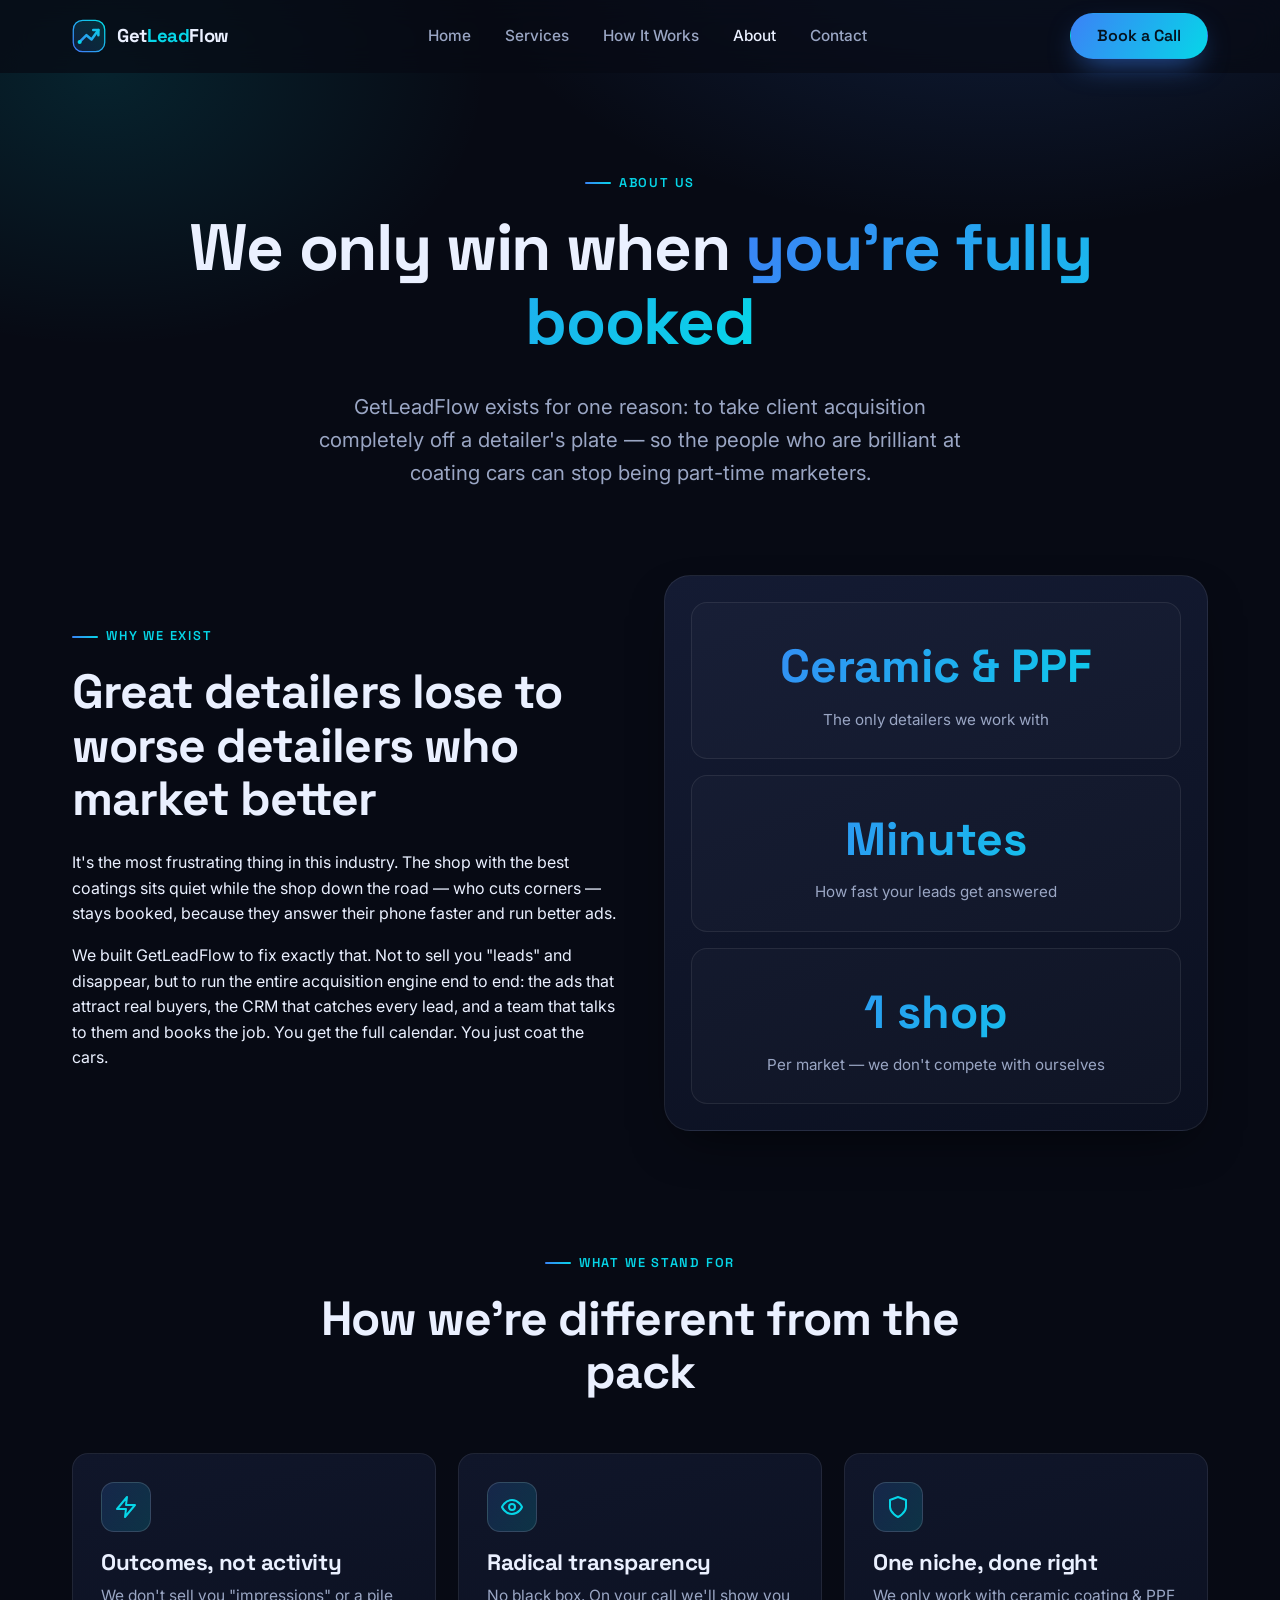
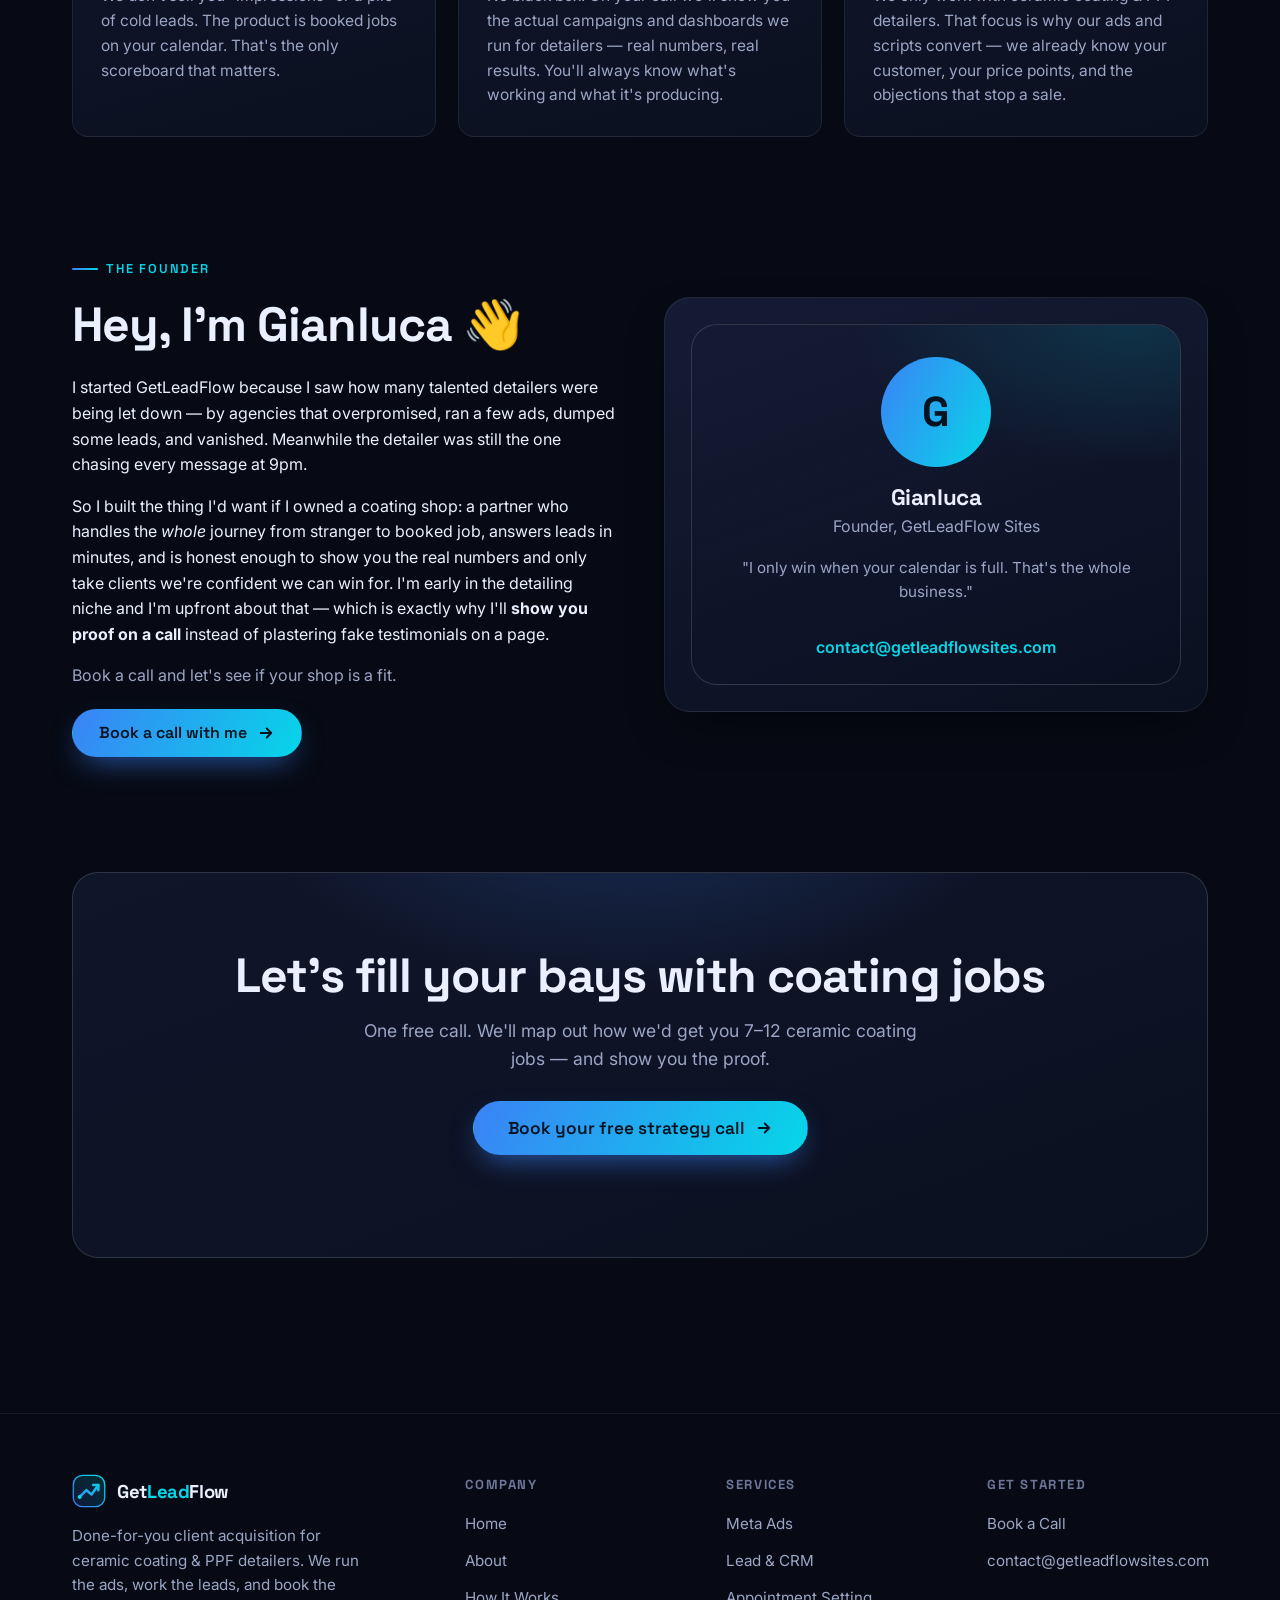
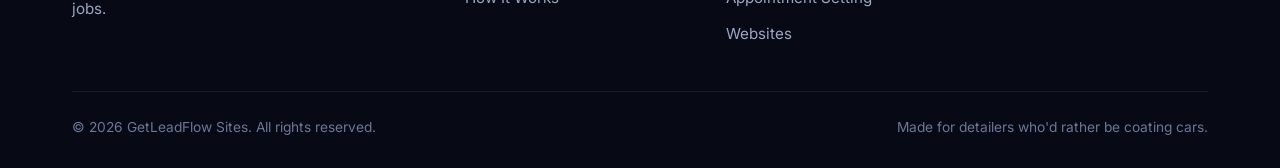
<file: about.html>
<!DOCTYPE html>
<html lang="en">
<head>
  <meta charset="UTF-8" />
  <meta name="viewport" content="width=device-width, initial-scale=1.0" />
  <title>About | Why GetLeadFlow Only Works With Ceramic Coating &amp; PPF Detailers</title>
  <meta name="description" content="GetLeadFlow is a done-for-you client acquisition agency built exclusively for ceramic coating & PPF detailers. Founded by Gianluca. We run the ads, work every lead, and book the jobs — and we prove it." />
  <link rel="canonical" href="https://getleadflowsites.com/about.html" />
  <meta property="og:type" content="website" />
  <meta property="og:site_name" content="GetLeadFlow Sites" />
  <meta property="og:title" content="About GetLeadFlow — Built Only for Detailers" />
  <meta property="og:description" content="A done-for-you acquisition partner for ceramic coating & PPF detailers. Founded by Gianluca. We book jobs, not just leads." />
  <meta property="og:url" content="https://getleadflowsites.com/about.html" />
  <meta property="og:image" content="https://getleadflowsites.com/assets/og-image.svg" />
  <meta name="twitter:card" content="summary_large_image" />
  <link rel="icon" type="image/svg+xml" href="assets/favicon.svg" />
  <meta name="theme-color" content="#070a14" />
  <link rel="preconnect" href="https://fonts.googleapis.com" />
  <link rel="preconnect" href="https://fonts.gstatic.com" crossorigin />
  <link href="https://fonts.googleapis.com/css2?family=Inter:wght@400;500;600;700&family=Space+Grotesk:wght@500;600;700&display=swap" rel="stylesheet" />
  <script>document.documentElement.classList.add('js')</script>
  <link rel="stylesheet" href="css/styles.css" />
</head>
<body>

  <header class="site-header">
    <div class="container nav">
      <a href="index.html" class="brand" aria-label="GetLeadFlow Sites home">
        <svg class="logo-mark" viewBox="0 0 40 40" fill="none" xmlns="http://www.w3.org/2000/svg" aria-hidden="true">
          <rect x="1.5" y="1.5" width="37" height="37" rx="11" fill="url(#glf)" opacity="0.16"/>
          <rect x="1.5" y="1.5" width="37" height="37" rx="11" stroke="url(#glf)" stroke-width="1.5"/>
          <path d="M9 27 L17 19 L23 24 L31 13" stroke="url(#glf)" stroke-width="3" stroke-linecap="round" stroke-linejoin="round"/>
          <path d="M31 13 L31 19 M31 13 L25 13" stroke="url(#glf)" stroke-width="3" stroke-linecap="round" stroke-linejoin="round"/>
          <circle cx="9" cy="27" r="2.4" fill="#06d6e8"/>
          <defs><linearGradient id="glf" x1="6" y1="34" x2="34" y2="6" gradientUnits="userSpaceOnUse"><stop stop-color="#3b82f6"/><stop offset="1" stop-color="#06d6e8"/></linearGradient></defs>
        </svg>
        <span>Get<b>Lead</b>Flow</span>
      </a>
      <ul class="nav-links">
        <li><a href="index.html">Home</a></li>
        <li><a href="services.html">Services</a></li>
        <li><a href="how-it-works.html">How It Works</a></li>
        <li><a href="about.html" class="active">About</a></li>
        <li><a href="contact.html">Contact</a></li>
        <li><a href="contact.html" class="btn btn--primary">Book a Call</a></li>
      </ul>
      <div class="nav-cta"><a href="contact.html" class="btn btn--primary">Book a Call</a></div>
      <button class="nav-toggle" aria-label="Toggle menu" aria-expanded="false">
        <svg viewBox="0 0 24 24" fill="none" stroke="currentColor" stroke-width="2" stroke-linecap="round"><path d="M4 7h16M4 12h16M4 17h16"/></svg>
      </button>
    </div>
  </header>

  <main>
    <section class="page-hero">
      <div class="container">
        <span class="eyebrow reveal" style="justify-content:center;display:flex">About us</span>
        <h1 class="reveal" data-delay="1">We only win when <span class="gradient-text">you're fully booked</span></h1>
        <p class="lead reveal" data-delay="2">GetLeadFlow exists for one reason: to take client acquisition completely off a detailer's plate — so the people who are brilliant at coating cars can stop being part-time marketers.</p>
      </div>
    </section>

    <section class="section" style="padding-top:20px">
      <div class="container">
        <div class="split">
          <div class="reveal">
            <span class="eyebrow">Why we exist</span>
            <h2>Great detailers lose to worse detailers who market better</h2>
            <p>It's the most frustrating thing in this industry. The shop with the best coatings sits quiet while the shop down the road — who cuts corners — stays booked, because they answer their phone faster and run better ads.</p>
            <p>We built GetLeadFlow to fix exactly that. Not to sell you "leads" and disappear, but to run the entire acquisition engine end to end: the ads that attract real buyers, the CRM that catches every lead, and a team that talks to them and books the job. You get the full calendar. You just coat the cars.</p>
          </div>
          <div class="split-media reveal" data-delay="1">
            <div class="stat-row" style="grid-template-columns:1fr;gap:16px">
              <div class="stat"><div class="num">Ceramic &amp; PPF</div><div class="lbl">The only detailers we work with</div></div>
              <div class="stat"><div class="num">Minutes</div><div class="lbl">How fast your leads get answered</div></div>
              <div class="stat"><div class="num">1 shop</div><div class="lbl">Per market — we don't compete with ourselves</div></div>
            </div>
          </div>
        </div>
      </div>
    </section>

    <!-- Principles -->
    <section class="section" style="padding-top:0">
      <div class="container">
        <div class="section-head center reveal">
          <span class="eyebrow">What we stand for</span>
          <h2>How we're different from the pack</h2>
        </div>
        <div class="grid grid-3">
          <div class="card reveal">
            <div class="icon"><svg viewBox="0 0 24 24" fill="none" stroke="currentColor" stroke-width="2" stroke-linecap="round" stroke-linejoin="round"><path d="M13 2 3 14h9l-1 8 10-12h-9l1-8z"/></svg></div>
            <h3>Outcomes, not activity</h3>
            <p>We don't sell you "impressions" or a pile of cold leads. The product is booked jobs on your calendar. That's the only scoreboard that matters.</p>
          </div>
          <div class="card reveal" data-delay="1">
            <div class="icon"><svg viewBox="0 0 24 24" fill="none" stroke="currentColor" stroke-width="2" stroke-linecap="round" stroke-linejoin="round"><path d="M2 12s3-7 10-7 10 7 10 7-3 7-10 7-10-7-10-7z"/><circle cx="12" cy="12" r="3"/></svg></div>
            <h3>Radical transparency</h3>
            <p>No black box. On your call we'll show you the actual campaigns and dashboards we run for detailers — real numbers, real results. You'll always know what's working and what it's producing.</p>
          </div>
          <div class="card reveal" data-delay="2">
            <div class="icon"><svg viewBox="0 0 24 24" fill="none" stroke="currentColor" stroke-width="2" stroke-linecap="round" stroke-linejoin="round"><path d="M12 22s8-4 8-10V5l-8-3-8 3v7c0 6 8 10 8 10z"/></svg></div>
            <h3>One niche, done right</h3>
            <p>We only work with ceramic coating &amp; PPF detailers. That focus is why our ads and scripts convert — we already know your customer, your price points, and the objections that stop a sale.</p>
          </div>
        </div>
      </div>
    </section>

    <!-- Founder -->
    <section class="section" style="padding-top:0">
      <div class="container">
        <div class="split reverse">
          <div class="reveal" data-delay="1">
            <span class="eyebrow">The founder</span>
            <h2>Hey, I'm Gianluca 👋</h2>
            <p>I started GetLeadFlow because I saw how many talented detailers were being let down — by agencies that overpromised, ran a few ads, dumped some leads, and vanished. Meanwhile the detailer was still the one chasing every message at 9pm.</p>
            <p>So I built the thing I'd want if I owned a coating shop: a partner who handles the <em>whole</em> journey from stranger to booked job, answers leads in minutes, and is honest enough to show you the real numbers and only take clients we're confident we can win for. I'm early in the detailing niche and I'm upfront about that — which is exactly why I'll <strong>show you proof on a call</strong> instead of plastering fake testimonials on a page.</p>
            <p class="muted">Book a call and let's see if your shop is a fit.</p>
            <div style="margin-top:20px"><a href="contact.html" class="btn btn--primary">Book a call with me
              <svg viewBox="0 0 24 24" fill="none" stroke="currentColor" stroke-width="2.4" stroke-linecap="round" stroke-linejoin="round"><path d="M5 12h14M13 6l6 6-6 6"/></svg></a></div>
          </div>
          <div class="split-media reveal">
            <div class="glass-card" style="box-shadow:none;text-align:center">
              <div style="width:110px;height:110px;border-radius:50%;margin:8px auto 18px;background:var(--grad);display:grid;place-items:center;font-family:var(--font-head);font-weight:700;font-size:2.6rem;color:#04121f">G</div>
              <h3 style="margin-bottom:4px">Gianluca</h3>
              <p class="muted" style="margin-bottom:16px">Founder, GetLeadFlow Sites</p>
              <p style="font-size:0.95rem" class="muted">"I only win when your calendar is full. That's the whole business."</p>
              <a href="mailto:contact@getleadflowsites.com" style="display:inline-block;margin-top:14px;color:var(--brand-2);font-weight:600">contact@getleadflowsites.com</a>
            </div>
          </div>
        </div>
      </div>
    </section>

    <section class="section" style="padding-top:0">
      <div class="container">
        <div class="cta-band reveal">
          <h2>Let's fill your bays with coating jobs</h2>
          <p>One free call. We'll map out how we'd get you 7–12 ceramic coating jobs — and show you the proof.</p>
          <div class="hero-cta"><a href="contact.html" class="btn btn--primary btn--lg">Book your free strategy call
            <svg viewBox="0 0 24 24" fill="none" stroke="currentColor" stroke-width="2.4" stroke-linecap="round" stroke-linejoin="round"><path d="M5 12h14M13 6l6 6-6 6"/></svg></a></div>
        </div>
      </div>
    </section>
  </main>

  <footer class="site-footer">
    <div class="container">
      <div class="footer-grid">
        <div class="footer-brand">
          <a href="index.html" class="brand">
            <svg class="logo-mark" viewBox="0 0 40 40" fill="none" xmlns="http://www.w3.org/2000/svg" aria-hidden="true">
              <rect x="1.5" y="1.5" width="37" height="37" rx="11" fill="url(#glf2)" opacity="0.16"/>
              <rect x="1.5" y="1.5" width="37" height="37" rx="11" stroke="url(#glf2)" stroke-width="1.5"/>
              <path d="M9 27 L17 19 L23 24 L31 13" stroke="url(#glf2)" stroke-width="3" stroke-linecap="round" stroke-linejoin="round"/>
              <path d="M31 13 L31 19 M31 13 L25 13" stroke="url(#glf2)" stroke-width="3" stroke-linecap="round" stroke-linejoin="round"/>
              <circle cx="9" cy="27" r="2.4" fill="#06d6e8"/>
              <defs><linearGradient id="glf2" x1="6" y1="34" x2="34" y2="6" gradientUnits="userSpaceOnUse"><stop stop-color="#3b82f6"/><stop offset="1" stop-color="#06d6e8"/></linearGradient></defs>
            </svg>
            <span>Get<b>Lead</b>Flow</span>
          </a>
          <p>Done-for-you client acquisition for ceramic coating &amp; PPF detailers. We run the ads, work the leads, and book the jobs.</p>
        </div>
        <div class="footer-col"><h5>Company</h5><ul><li><a href="index.html">Home</a></li><li><a href="about.html">About</a></li><li><a href="how-it-works.html">How It Works</a></li></ul></div>
        <div class="footer-col"><h5>Services</h5><ul><li><a href="services.html">Meta Ads</a></li><li><a href="services.html">Lead &amp; CRM</a></li><li><a href="services.html">Appointment Setting</a></li><li><a href="services.html">Websites</a></li></ul></div>
        <div class="footer-col"><h5>Get started</h5><ul><li><a href="contact.html">Book a Call</a></li><li><a href="mailto:contact@getleadflowsites.com">contact@getleadflowsites.com</a></li></ul></div>
      </div>
      <div class="footer-bottom">
        <span>© <span id="year">2026</span> GetLeadFlow Sites. All rights reserved.</span>
        <span>Made for detailers who'd rather be coating cars.</span>
      </div>
    </div>
  </footer>

  <script src="js/main.js"></script>
</body>
</html>
</file>
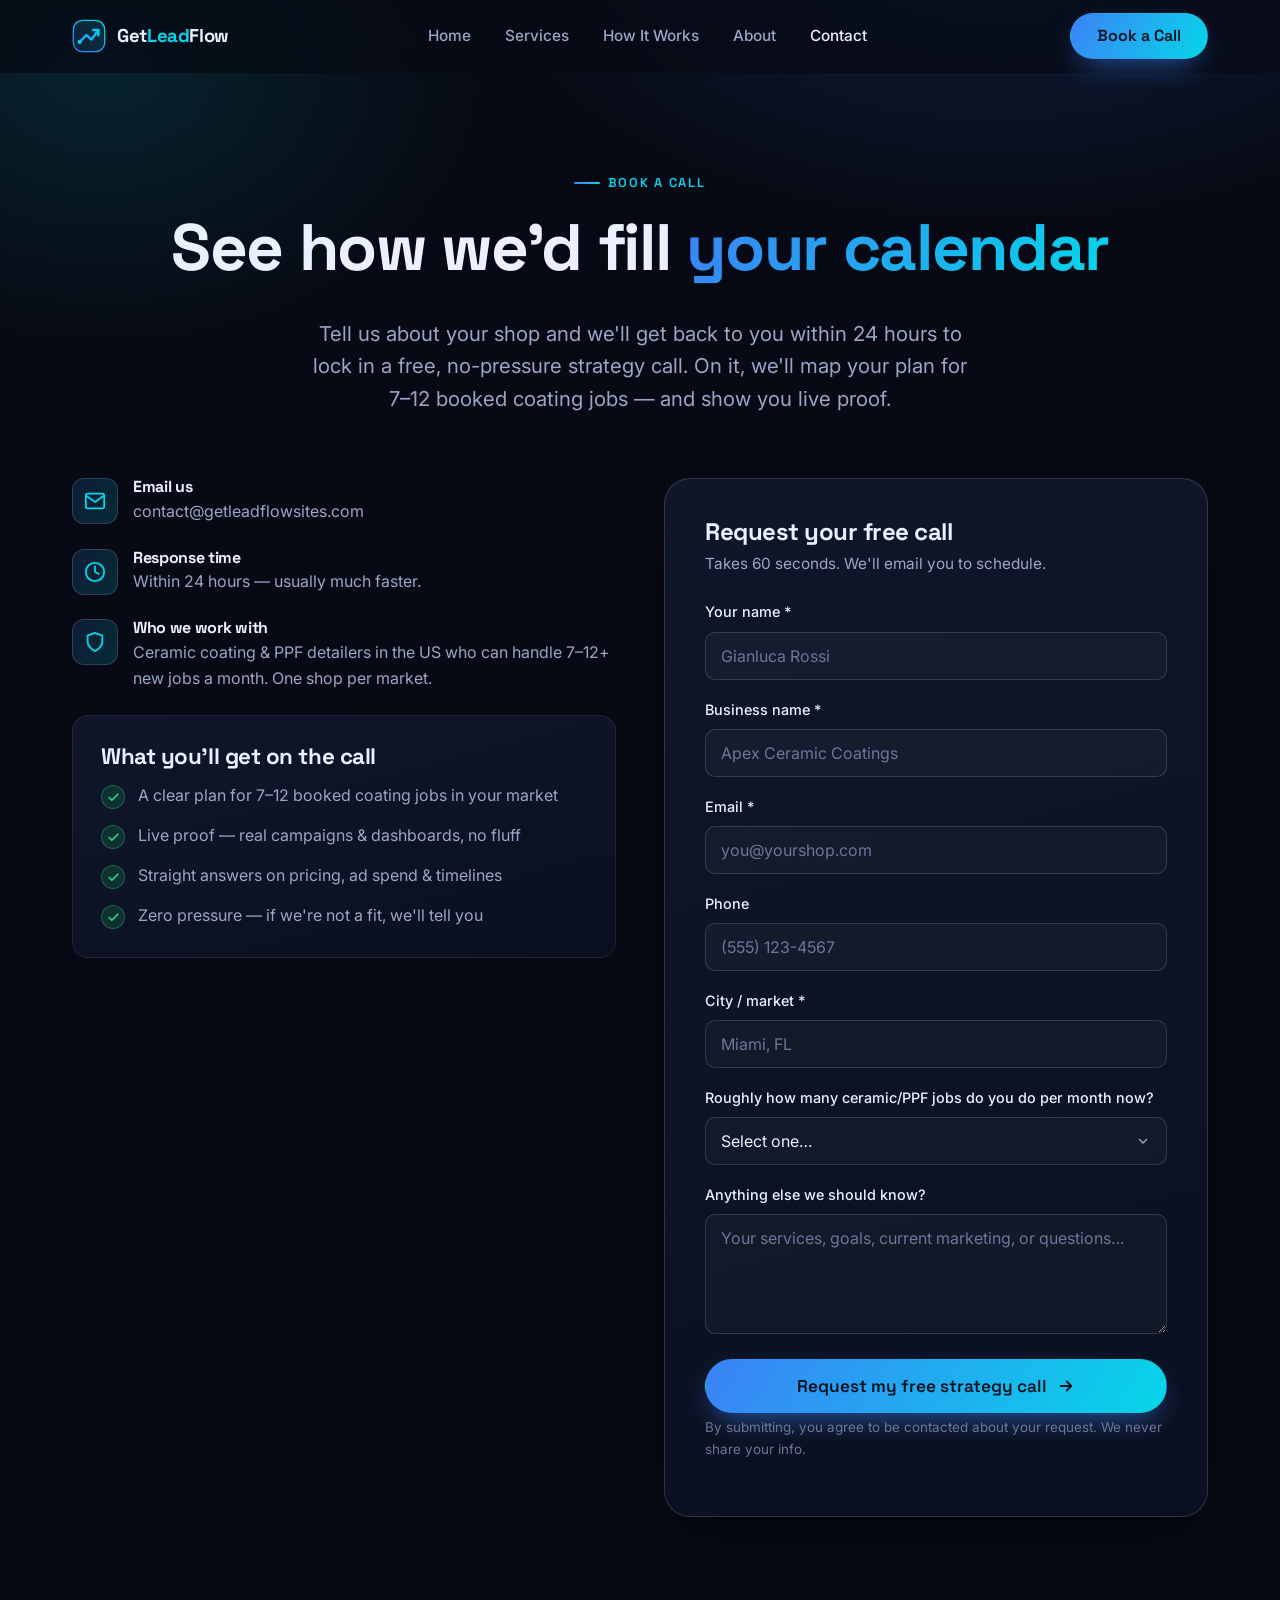
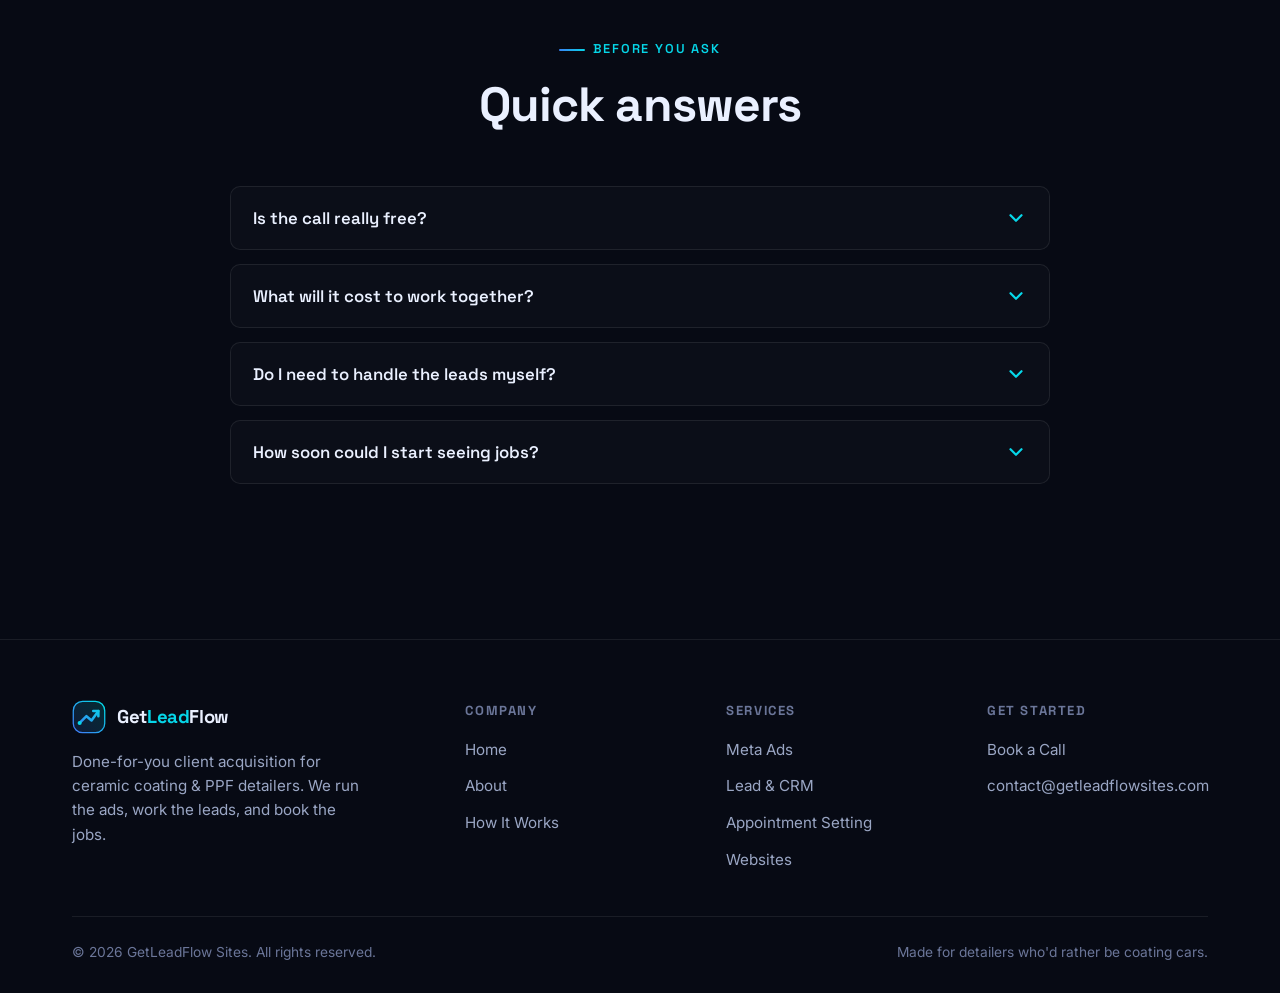
<file: contact.html>
<!DOCTYPE html>
<html lang="en">
<head>
  <meta charset="UTF-8" />
  <meta name="viewport" content="width=device-width, initial-scale=1.0" />
  <title>Book a Free Strategy Call | GetLeadFlow — Booked Ceramic Coating &amp; PPF Jobs</title>
  <meta name="description" content="Book a free strategy call with GetLeadFlow. We'll map out how we'd get your ceramic coating or PPF shop 7–12 booked jobs in 30–60 days — and show you live proof. contact@getleadflowsites.com" />
  <link rel="canonical" href="https://getleadflowsites.com/contact.html" />
  <meta property="og:type" content="website" />
  <meta property="og:site_name" content="GetLeadFlow Sites" />
  <meta property="og:title" content="Book a Free Strategy Call | GetLeadFlow" />
  <meta property="og:description" content="Free, no-pressure call. See exactly how we'd fill your calendar with ceramic coating & PPF jobs." />
  <meta property="og:url" content="https://getleadflowsites.com/contact.html" />
  <meta property="og:image" content="https://getleadflowsites.com/assets/og-image.svg" />
  <meta name="twitter:card" content="summary_large_image" />
  <link rel="icon" type="image/svg+xml" href="assets/favicon.svg" />
  <meta name="theme-color" content="#070a14" />
  <link rel="preconnect" href="https://fonts.googleapis.com" />
  <link rel="preconnect" href="https://fonts.gstatic.com" crossorigin />
  <link href="https://fonts.googleapis.com/css2?family=Inter:wght@400;500;600;700&family=Space+Grotesk:wght@500;600;700&display=swap" rel="stylesheet" />
  <script>document.documentElement.classList.add('js')</script>
  <link rel="stylesheet" href="css/styles.css" />
  <script type="application/ld+json">
  {
    "@context": "https://schema.org",
    "@type": "ContactPage",
    "name": "Book a Free Strategy Call | GetLeadFlow Sites",
    "url": "https://getleadflowsites.com/contact.html",
    "mainEntity": {
      "@type": "ProfessionalService",
      "name": "GetLeadFlow Sites",
      "email": "contact@getleadflowsites.com",
      "areaServed": "US"
    }
  }
  </script>
</head>
<body>

  <header class="site-header">
    <div class="container nav">
      <a href="index.html" class="brand" aria-label="GetLeadFlow Sites home">
        <svg class="logo-mark" viewBox="0 0 40 40" fill="none" xmlns="http://www.w3.org/2000/svg" aria-hidden="true">
          <rect x="1.5" y="1.5" width="37" height="37" rx="11" fill="url(#glf)" opacity="0.16"/>
          <rect x="1.5" y="1.5" width="37" height="37" rx="11" stroke="url(#glf)" stroke-width="1.5"/>
          <path d="M9 27 L17 19 L23 24 L31 13" stroke="url(#glf)" stroke-width="3" stroke-linecap="round" stroke-linejoin="round"/>
          <path d="M31 13 L31 19 M31 13 L25 13" stroke="url(#glf)" stroke-width="3" stroke-linecap="round" stroke-linejoin="round"/>
          <circle cx="9" cy="27" r="2.4" fill="#06d6e8"/>
          <defs><linearGradient id="glf" x1="6" y1="34" x2="34" y2="6" gradientUnits="userSpaceOnUse"><stop stop-color="#3b82f6"/><stop offset="1" stop-color="#06d6e8"/></linearGradient></defs>
        </svg>
        <span>Get<b>Lead</b>Flow</span>
      </a>
      <ul class="nav-links">
        <li><a href="index.html">Home</a></li>
        <li><a href="services.html">Services</a></li>
        <li><a href="how-it-works.html">How It Works</a></li>
        <li><a href="about.html">About</a></li>
        <li><a href="contact.html" class="active">Contact</a></li>
        <li><a href="#book" class="btn btn--primary">Book a Call</a></li>
      </ul>
      <div class="nav-cta"><a href="#book" class="btn btn--primary">Book a Call</a></div>
      <button class="nav-toggle" aria-label="Toggle menu" aria-expanded="false">
        <svg viewBox="0 0 24 24" fill="none" stroke="currentColor" stroke-width="2" stroke-linecap="round"><path d="M4 7h16M4 12h16M4 17h16"/></svg>
      </button>
    </div>
  </header>

  <main>
    <section class="page-hero" style="padding-bottom:10px">
      <div class="container">
        <span class="eyebrow reveal" style="justify-content:center;display:flex">Book a call</span>
        <h1 class="reveal" data-delay="1">See how we'd fill <span class="gradient-text">your calendar</span></h1>
        <p class="lead reveal" data-delay="2">Tell us about your shop and we'll get back to you within 24 hours to lock in a free, no-pressure strategy call. On it, we'll map your plan for 7–12 booked coating jobs — and show you live proof.</p>
      </div>
    </section>

    <section class="section" id="book" style="padding-top:36px">
      <div class="container">
        <div class="contact-grid">
          <!-- LEFT: info -->
          <div class="contact-info reveal">
            <div class="info-item">
              <div class="icon"><svg viewBox="0 0 24 24" fill="none" stroke="currentColor" stroke-width="2" stroke-linecap="round" stroke-linejoin="round"><path d="M4 4h16v16H4z" opacity="0"/><path d="M22 6l-10 7L2 6"/><rect x="2" y="4" width="20" height="16" rx="2"/></svg></div>
              <div><h4>Email us</h4><a href="mailto:contact@getleadflowsites.com">contact@getleadflowsites.com</a></div>
            </div>
            <div class="info-item">
              <div class="icon"><svg viewBox="0 0 24 24" fill="none" stroke="currentColor" stroke-width="2" stroke-linecap="round" stroke-linejoin="round"><circle cx="12" cy="12" r="10"/><path d="M12 6v6l4 2"/></svg></div>
              <div><h4>Response time</h4><p>Within 24 hours — usually much faster.</p></div>
            </div>
            <div class="info-item">
              <div class="icon"><svg viewBox="0 0 24 24" fill="none" stroke="currentColor" stroke-width="2" stroke-linecap="round" stroke-linejoin="round"><path d="M12 22s8-4 8-10V5l-8-3-8 3v7c0 6 8 10 8 10z"/></svg></div>
              <div><h4>Who we work with</h4><p>Ceramic coating &amp; PPF detailers in the US who can handle 7–12+ new jobs a month. One shop per market.</p></div>
            </div>

            <div class="card reveal" style="margin-top:8px">
              <h3 style="margin-bottom:14px">What you'll get on the call</h3>
              <ul class="check-list">
                <li><span class="tick"><svg viewBox="0 0 24 24" fill="none" stroke="currentColor" stroke-width="3" stroke-linecap="round" stroke-linejoin="round"><path d="M20 6 9 17l-5-5"/></svg></span><span>A clear plan for 7–12 booked coating jobs in your market</span></li>
                <li><span class="tick"><svg viewBox="0 0 24 24" fill="none" stroke="currentColor" stroke-width="3" stroke-linecap="round" stroke-linejoin="round"><path d="M20 6 9 17l-5-5"/></svg></span><span>Live proof — real campaigns &amp; dashboards, no fluff</span></li>
                <li><span class="tick"><svg viewBox="0 0 24 24" fill="none" stroke="currentColor" stroke-width="3" stroke-linecap="round" stroke-linejoin="round"><path d="M20 6 9 17l-5-5"/></svg></span><span>Straight answers on pricing, ad spend &amp; timelines</span></li>
                <li><span class="tick"><svg viewBox="0 0 24 24" fill="none" stroke="currentColor" stroke-width="3" stroke-linecap="round" stroke-linejoin="round"><path d="M20 6 9 17l-5-5"/></svg></span><span>Zero pressure — if we're not a fit, we'll tell you</span></li>
              </ul>
            </div>
          </div>

          <!-- RIGHT: form -->
          <div class="form-card reveal" data-delay="1">
            <h2 style="font-size:1.5rem;margin-bottom:6px">Request your free call</h2>
            <p class="muted" style="margin-bottom:24px;font-size:0.96rem">Takes 60 seconds. We'll email you to schedule.</p>
            <!-- To collect submissions automatically, create a free Formspree form and set data-endpoint below to your Formspree URL. Until then, the form opens the visitor's email app addressed to contact@getleadflowsites.com. -->
            <form id="lead-form" data-endpoint="">
              <div style="position:absolute;left:-9999px" aria-hidden="true">
                <label>Company website (leave blank)<input type="text" name="company_website" tabindex="-1" autocomplete="off" /></label>
              </div>
              <div class="field">
                <label for="name">Your name *</label>
                <input id="name" name="name" type="text" required placeholder="Gianluca Rossi" />
              </div>
              <div class="field">
                <label for="business">Business name *</label>
                <input id="business" name="business" type="text" required placeholder="Apex Ceramic Coatings" />
              </div>
              <div class="field">
                <label for="email">Email *</label>
                <input id="email" name="email" type="email" required placeholder="you@yourshop.com" />
              </div>
              <div class="field">
                <label for="phone">Phone</label>
                <input id="phone" name="phone" type="tel" placeholder="(555) 123-4567" />
              </div>
              <div class="field">
                <label for="location">City / market *</label>
                <input id="location" name="location" type="text" required placeholder="Miami, FL" />
              </div>
              <div class="field">
                <label for="volume">Roughly how many ceramic/PPF jobs do you do per month now?</label>
                <select id="volume" name="volume">
                  <option value="">Select one…</option>
                  <option>0–3</option>
                  <option>4–8</option>
                  <option>9–15</option>
                  <option>16+</option>
                </select>
              </div>
              <div class="field">
                <label for="message">Anything else we should know?</label>
                <textarea id="message" name="message" placeholder="Your services, goals, current marketing, or questions…"></textarea>
              </div>
              <button type="submit" class="btn btn--primary btn--lg btn--block">Request my free strategy call
                <svg viewBox="0 0 24 24" fill="none" stroke="currentColor" stroke-width="2.4" stroke-linecap="round" stroke-linejoin="round"><path d="M5 12h14M13 6l6 6-6 6"/></svg>
              </button>
              <p class="form-note">By submitting, you agree to be contacted about your request. We never share your info.</p>
              <div class="form-status" role="status" aria-live="polite"></div>
            </form>
          </div>
        </div>
      </div>
    </section>

    <!-- FAQ -->
    <section class="section" style="padding-top:0">
      <div class="container">
        <div class="section-head center reveal">
          <span class="eyebrow">Before you ask</span>
          <h2>Quick answers</h2>
        </div>
        <div class="faq">
          <div class="faq-item reveal">
            <button class="faq-q" aria-expanded="false">Is the call really free?<svg class="chev" viewBox="0 0 24 24" fill="none" stroke="currentColor" stroke-width="2.4" stroke-linecap="round" stroke-linejoin="round"><path d="M6 9l6 6 6-6"/></svg></button>
            <div class="faq-a"><p>Yes — completely free and no obligation. It's a working session where we map your plan and show you proof. If we're not the right fit, we'll say so.</p></div>
          </div>
          <div class="faq-item reveal">
            <button class="faq-q" aria-expanded="false">What will it cost to work together?<svg class="chev" viewBox="0 0 24 24" fill="none" stroke="currentColor" stroke-width="2.4" stroke-linecap="round" stroke-linejoin="round"><path d="M6 9l6 6 6-6"/></svg></button>
            <div class="faq-a"><p>It depends on your market and goals — there's a management fee plus your ad spend (which you pay directly to Meta/Google and always control). We'll walk you through exact numbers on the call so there are no surprises.</p></div>
          </div>
          <div class="faq-item reveal">
            <button class="faq-q" aria-expanded="false">Do I need to handle the leads myself?<svg class="chev" viewBox="0 0 24 24" fill="none" stroke="currentColor" stroke-width="2.4" stroke-linecap="round" stroke-linejoin="round"><path d="M6 9l6 6 6-6"/></svg></button>
            <div class="faq-a"><p>No. Our team answers and books your leads for you — usually within minutes. You show up to appointments already on your calendar.</p></div>
          </div>
          <div class="faq-item reveal">
            <button class="faq-q" aria-expanded="false">How soon could I start seeing jobs?<svg class="chev" viewBox="0 0 24 24" fill="none" stroke="currentColor" stroke-width="2.4" stroke-linecap="round" stroke-linejoin="round"><path d="M6 9l6 6 6-6"/></svg></button>
            <div class="faq-a"><p>We run a 2–3 week test to find what works in your market, then drive toward 7–12 booked ceramic coating jobs within 30–60 days. Many detailers see leads during the test phase.</p></div>
          </div>
        </div>
      </div>
    </section>
  </main>

  <footer class="site-footer">
    <div class="container">
      <div class="footer-grid">
        <div class="footer-brand">
          <a href="index.html" class="brand">
            <svg class="logo-mark" viewBox="0 0 40 40" fill="none" xmlns="http://www.w3.org/2000/svg" aria-hidden="true">
              <rect x="1.5" y="1.5" width="37" height="37" rx="11" fill="url(#glf2)" opacity="0.16"/>
              <rect x="1.5" y="1.5" width="37" height="37" rx="11" stroke="url(#glf2)" stroke-width="1.5"/>
              <path d="M9 27 L17 19 L23 24 L31 13" stroke="url(#glf2)" stroke-width="3" stroke-linecap="round" stroke-linejoin="round"/>
              <path d="M31 13 L31 19 M31 13 L25 13" stroke="url(#glf2)" stroke-width="3" stroke-linecap="round" stroke-linejoin="round"/>
              <circle cx="9" cy="27" r="2.4" fill="#06d6e8"/>
              <defs><linearGradient id="glf2" x1="6" y1="34" x2="34" y2="6" gradientUnits="userSpaceOnUse"><stop stop-color="#3b82f6"/><stop offset="1" stop-color="#06d6e8"/></linearGradient></defs>
            </svg>
            <span>Get<b>Lead</b>Flow</span>
          </a>
          <p>Done-for-you client acquisition for ceramic coating &amp; PPF detailers. We run the ads, work the leads, and book the jobs.</p>
        </div>
        <div class="footer-col"><h5>Company</h5><ul><li><a href="index.html">Home</a></li><li><a href="about.html">About</a></li><li><a href="how-it-works.html">How It Works</a></li></ul></div>
        <div class="footer-col"><h5>Services</h5><ul><li><a href="services.html">Meta Ads</a></li><li><a href="services.html">Lead &amp; CRM</a></li><li><a href="services.html">Appointment Setting</a></li><li><a href="services.html">Websites</a></li></ul></div>
        <div class="footer-col"><h5>Get started</h5><ul><li><a href="#book">Book a Call</a></li><li><a href="mailto:contact@getleadflowsites.com">contact@getleadflowsites.com</a></li></ul></div>
      </div>
      <div class="footer-bottom">
        <span>© <span id="year">2026</span> GetLeadFlow Sites. All rights reserved.</span>
        <span>Made for detailers who'd rather be coating cars.</span>
      </div>
    </div>
  </footer>

  <script src="js/main.js"></script>
</body>
</html>
</file>
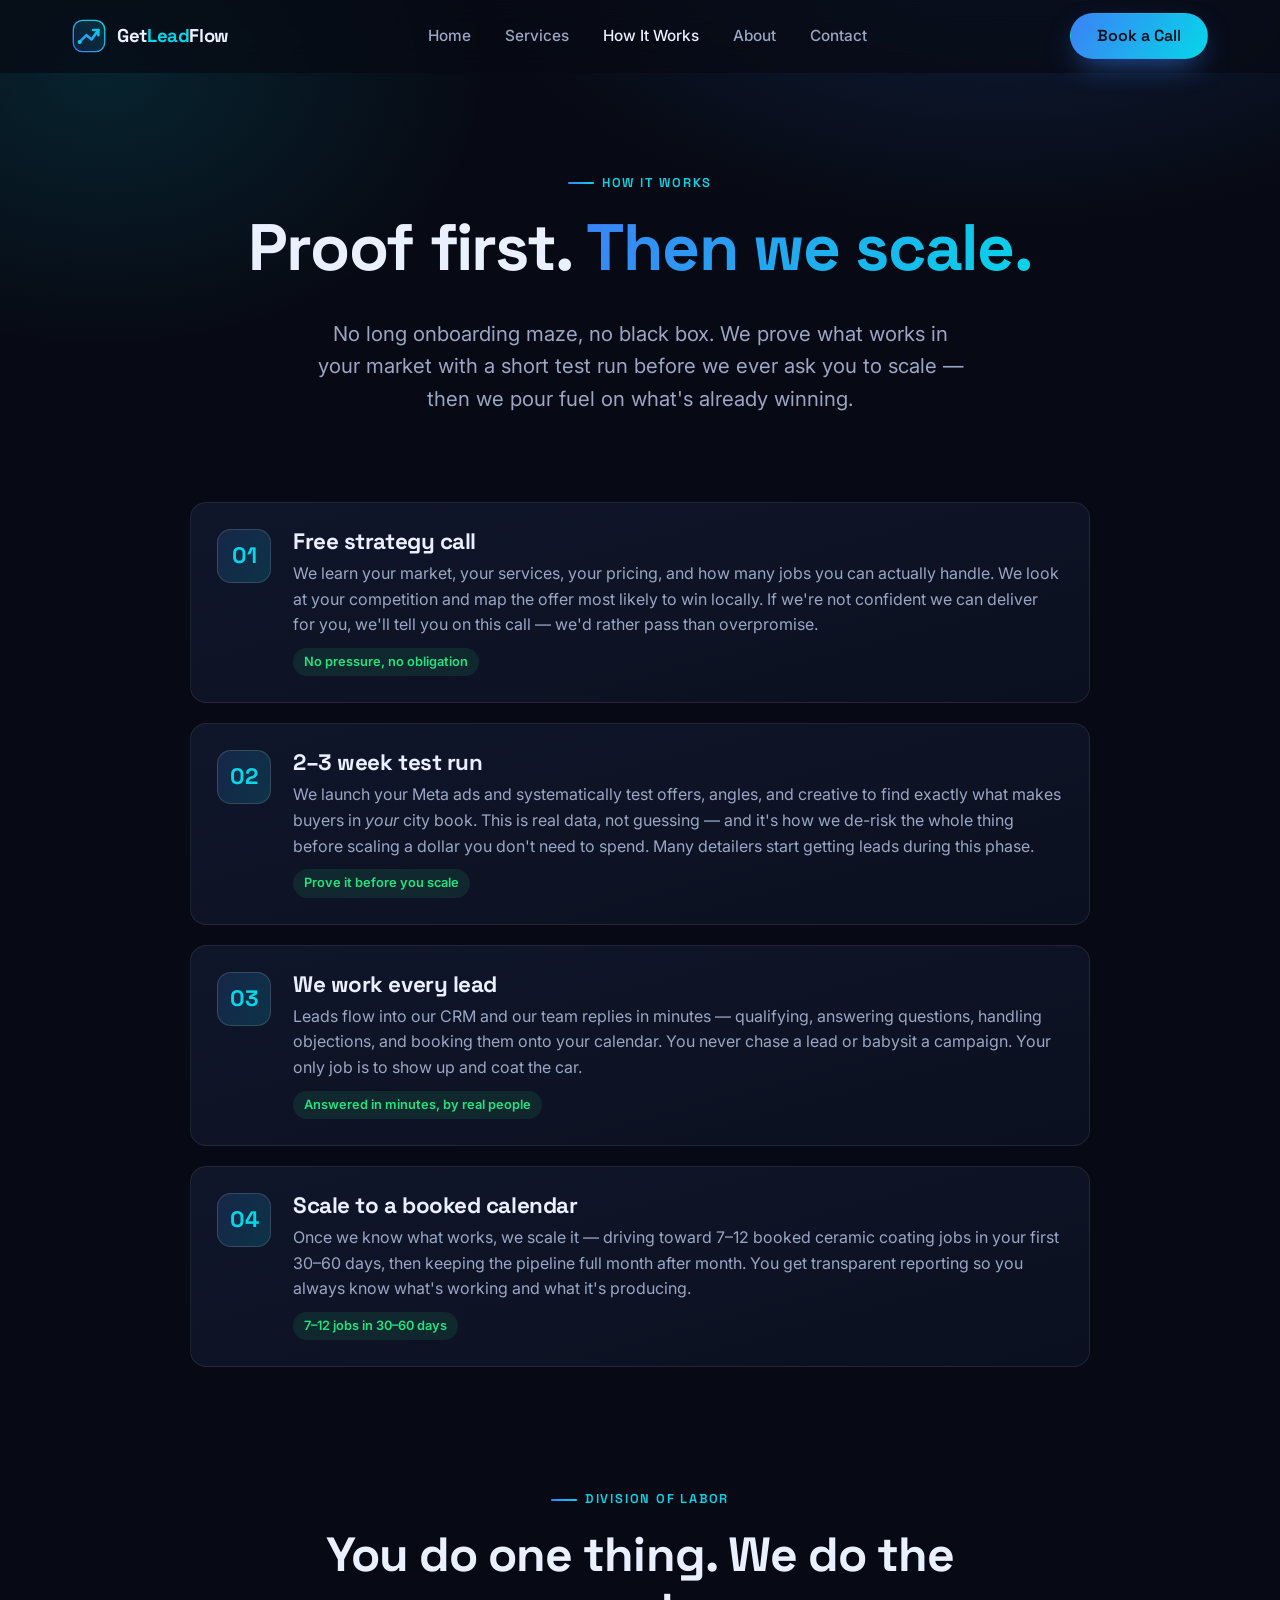
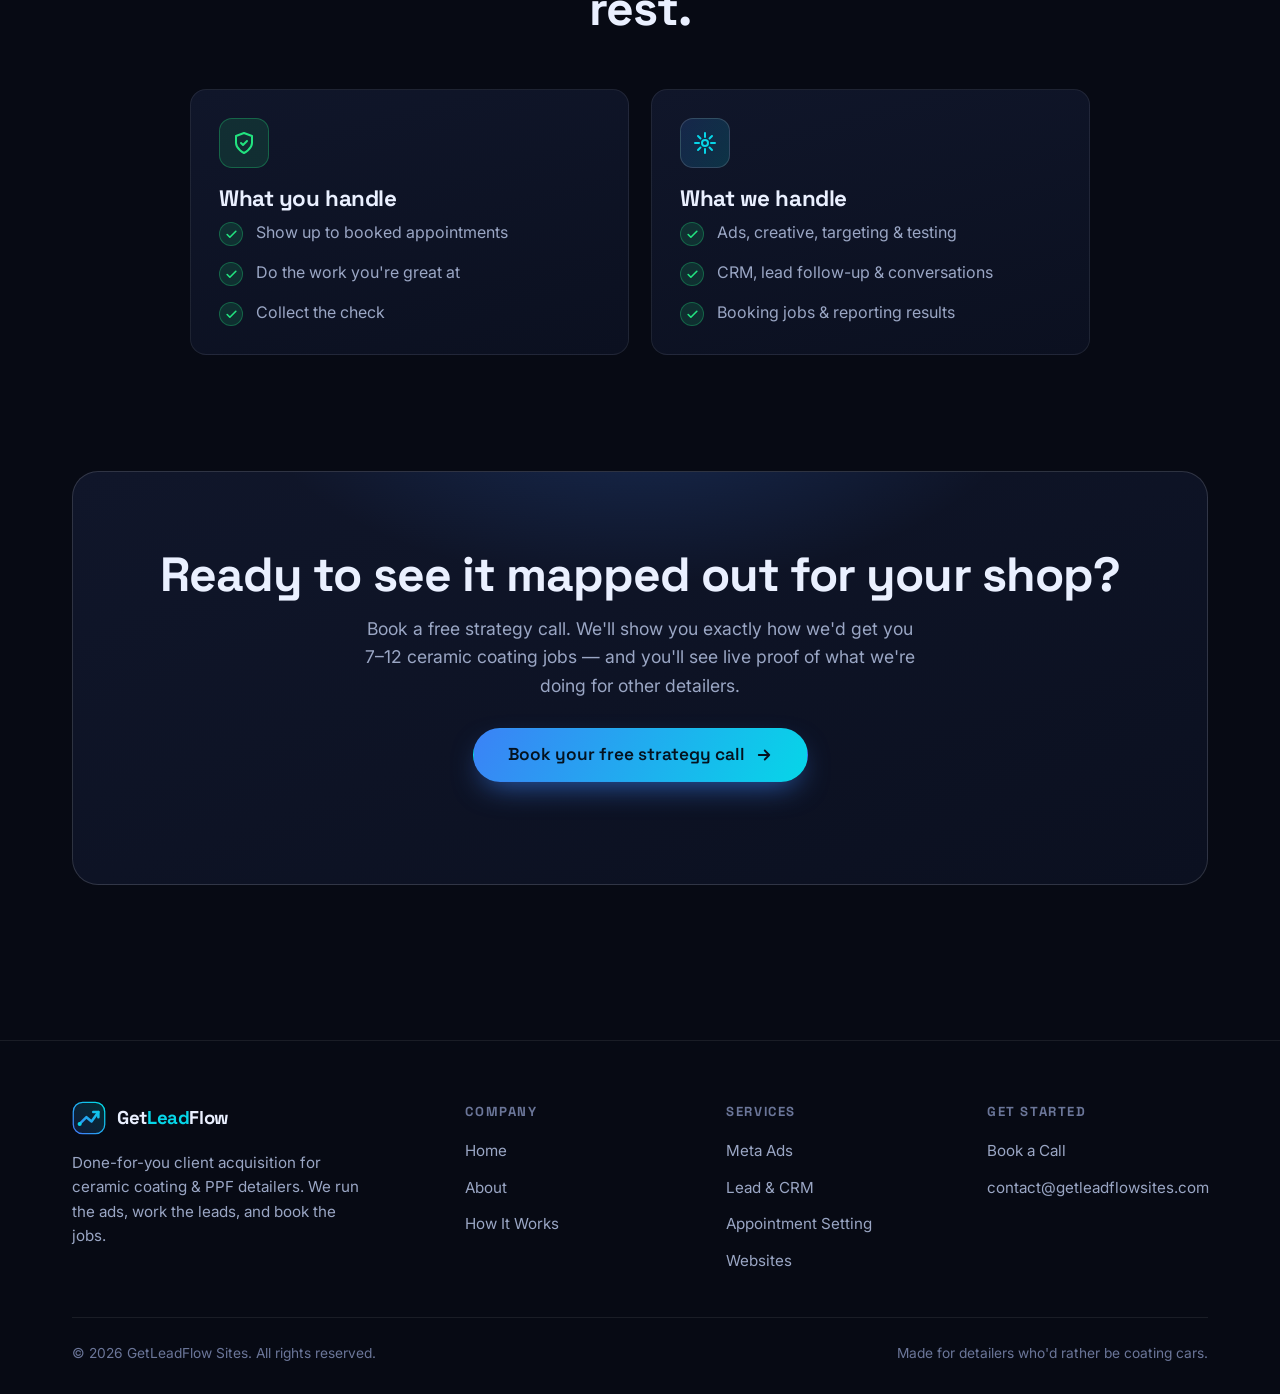
<file: how-it-works.html>
<!DOCTYPE html>
<html lang="en">
<head>
  <meta charset="UTF-8" />
  <meta name="viewport" content="width=device-width, initial-scale=1.0" />
  <title>How It Works | From First Call to a Booked Calendar — GetLeadFlow</title>
  <meta name="description" content="Our simple 4-step process for ceramic coating & PPF detailers: free strategy call, a 2–3 week test run to prove what works, we work every lead, then scale to 7–12 booked jobs in 30–60 days." />
  <link rel="canonical" href="https://getleadflowsites.com/how-it-works.html" />
  <meta property="og:type" content="website" />
  <meta property="og:site_name" content="GetLeadFlow Sites" />
  <meta property="og:title" content="How It Works — Proof Before You Scale | GetLeadFlow" />
  <meta property="og:description" content="Free call → 2–3 week test run → we work every lead → scale to 7–12 booked ceramic coating jobs in 30–60 days." />
  <meta property="og:url" content="https://getleadflowsites.com/how-it-works.html" />
  <meta property="og:image" content="https://getleadflowsites.com/assets/og-image.svg" />
  <meta name="twitter:card" content="summary_large_image" />
  <link rel="icon" type="image/svg+xml" href="assets/favicon.svg" />
  <meta name="theme-color" content="#070a14" />
  <link rel="preconnect" href="https://fonts.googleapis.com" />
  <link rel="preconnect" href="https://fonts.gstatic.com" crossorigin />
  <link href="https://fonts.googleapis.com/css2?family=Inter:wght@400;500;600;700&family=Space+Grotesk:wght@500;600;700&display=swap" rel="stylesheet" />
  <script>document.documentElement.classList.add('js')</script>
  <link rel="stylesheet" href="css/styles.css" />
  <script type="application/ld+json">
  {
    "@context": "https://schema.org",
    "@type": "HowTo",
    "name": "How GetLeadFlow books ceramic coating jobs for detailers",
    "step": [
      { "@type": "HowToStep", "position": 1, "name": "Free strategy call", "text": "We learn your market, services, and capacity and confirm we can deliver." },
      { "@type": "HowToStep", "position": 2, "name": "2–3 week test run", "text": "We launch Meta ads and test offers and creative to find what converts in your market." },
      { "@type": "HowToStep", "position": 3, "name": "We work every lead", "text": "Our team replies in minutes, qualifies leads, and books jobs onto your calendar." },
      { "@type": "HowToStep", "position": 4, "name": "Scale to a booked calendar", "text": "We scale what works toward 7–12 ceramic coating jobs in 30–60 days." }
    ]
  }
  </script>
</head>
<body>

  <header class="site-header">
    <div class="container nav">
      <a href="index.html" class="brand" aria-label="GetLeadFlow Sites home">
        <svg class="logo-mark" viewBox="0 0 40 40" fill="none" xmlns="http://www.w3.org/2000/svg" aria-hidden="true">
          <rect x="1.5" y="1.5" width="37" height="37" rx="11" fill="url(#glf)" opacity="0.16"/>
          <rect x="1.5" y="1.5" width="37" height="37" rx="11" stroke="url(#glf)" stroke-width="1.5"/>
          <path d="M9 27 L17 19 L23 24 L31 13" stroke="url(#glf)" stroke-width="3" stroke-linecap="round" stroke-linejoin="round"/>
          <path d="M31 13 L31 19 M31 13 L25 13" stroke="url(#glf)" stroke-width="3" stroke-linecap="round" stroke-linejoin="round"/>
          <circle cx="9" cy="27" r="2.4" fill="#06d6e8"/>
          <defs><linearGradient id="glf" x1="6" y1="34" x2="34" y2="6" gradientUnits="userSpaceOnUse"><stop stop-color="#3b82f6"/><stop offset="1" stop-color="#06d6e8"/></linearGradient></defs>
        </svg>
        <span>Get<b>Lead</b>Flow</span>
      </a>
      <ul class="nav-links">
        <li><a href="index.html">Home</a></li>
        <li><a href="services.html">Services</a></li>
        <li><a href="how-it-works.html" class="active">How It Works</a></li>
        <li><a href="about.html">About</a></li>
        <li><a href="contact.html">Contact</a></li>
        <li><a href="contact.html" class="btn btn--primary">Book a Call</a></li>
      </ul>
      <div class="nav-cta"><a href="contact.html" class="btn btn--primary">Book a Call</a></div>
      <button class="nav-toggle" aria-label="Toggle menu" aria-expanded="false">
        <svg viewBox="0 0 24 24" fill="none" stroke="currentColor" stroke-width="2" stroke-linecap="round"><path d="M4 7h16M4 12h16M4 17h16"/></svg>
      </button>
    </div>
  </header>

  <main>
    <section class="page-hero">
      <div class="container">
        <span class="eyebrow reveal" style="justify-content:center;display:flex">How it works</span>
        <h1 class="reveal" data-delay="1">Proof first. <span class="gradient-text">Then we scale.</span></h1>
        <p class="lead reveal" data-delay="2">No long onboarding maze, no black box. We prove what works in your market with a short test run before we ever ask you to scale — then we pour fuel on what's already winning.</p>
      </div>
    </section>

    <section class="section" style="padding-top:20px">
      <div class="container">
        <div class="steps" style="max-width:900px;margin-inline:auto">
          <div class="step reveal">
            <div class="num"></div>
            <div>
              <h3>Free strategy call</h3>
              <p>We learn your market, your services, your pricing, and how many jobs you can actually handle. We look at your competition and map the offer most likely to win locally. If we're not confident we can deliver for you, we'll tell you on this call — we'd rather pass than overpromise.</p>
              <span class="tag-inline">No pressure, no obligation</span>
            </div>
          </div>
          <div class="step reveal" data-delay="1">
            <div class="num"></div>
            <div>
              <h3>2–3 week test run</h3>
              <p>We launch your Meta ads and systematically test offers, angles, and creative to find exactly what makes buyers in <em>your</em> city book. This is real data, not guessing — and it's how we de-risk the whole thing before scaling a dollar you don't need to spend. Many detailers start getting leads during this phase.</p>
              <span class="tag-inline">Prove it before you scale</span>
            </div>
          </div>
          <div class="step reveal" data-delay="2">
            <div class="num"></div>
            <div>
              <h3>We work every lead</h3>
              <p>Leads flow into our CRM and our team replies in minutes — qualifying, answering questions, handling objections, and booking them onto your calendar. You never chase a lead or babysit a campaign. Your only job is to show up and coat the car.</p>
              <span class="tag-inline">Answered in minutes, by real people</span>
            </div>
          </div>
          <div class="step reveal" data-delay="3">
            <div class="num"></div>
            <div>
              <h3>Scale to a booked calendar</h3>
              <p>Once we know what works, we scale it — driving toward 7–12 booked ceramic coating jobs in your first 30–60 days, then keeping the pipeline full month after month. You get transparent reporting so you always know what's working and what it's producing.</p>
              <span class="tag-inline">7–12 jobs in 30–60 days</span>
            </div>
          </div>
        </div>
      </div>
    </section>

    <!-- What you do vs what we do -->
    <section class="section" style="padding-top:0">
      <div class="container">
        <div class="section-head center reveal">
          <span class="eyebrow">Division of labor</span>
          <h2>You do one thing. We do the rest.</h2>
        </div>
        <div class="grid grid-2" style="max-width:900px;margin-inline:auto">
          <div class="card reveal">
            <div class="icon" style="background:rgba(34,227,127,0.12);border-color:rgba(34,227,127,0.3)"><svg viewBox="0 0 24 24" fill="none" stroke="#22e37f" stroke-width="2" stroke-linecap="round" stroke-linejoin="round"><path d="M12 22s8-4 8-10V5l-8-3-8 3v7c0 6 8 10 8 10z"/><path d="M9 12l2 2 4-4"/></svg></div>
            <h3>What you handle</h3>
            <ul class="check-list" style="margin-top:6px">
              <li><span class="tick"><svg viewBox="0 0 24 24" fill="none" stroke="currentColor" stroke-width="3" stroke-linecap="round" stroke-linejoin="round"><path d="M20 6 9 17l-5-5"/></svg></span><span>Show up to booked appointments</span></li>
              <li><span class="tick"><svg viewBox="0 0 24 24" fill="none" stroke="currentColor" stroke-width="3" stroke-linecap="round" stroke-linejoin="round"><path d="M20 6 9 17l-5-5"/></svg></span><span>Do the work you're great at</span></li>
              <li><span class="tick"><svg viewBox="0 0 24 24" fill="none" stroke="currentColor" stroke-width="3" stroke-linecap="round" stroke-linejoin="round"><path d="M20 6 9 17l-5-5"/></svg></span><span>Collect the check</span></li>
            </ul>
          </div>
          <div class="card reveal" data-delay="1">
            <div class="icon"><svg viewBox="0 0 24 24" fill="none" stroke="currentColor" stroke-width="2" stroke-linecap="round" stroke-linejoin="round"><path d="M12 2v4M12 18v4M2 12h4M18 12h4M5 5l2.5 2.5M16.5 16.5 19 19M19 5l-2.5 2.5M7.5 16.5 5 19"/><circle cx="12" cy="12" r="3"/></svg></div>
            <h3>What we handle</h3>
            <ul class="check-list" style="margin-top:6px">
              <li><span class="tick"><svg viewBox="0 0 24 24" fill="none" stroke="currentColor" stroke-width="3" stroke-linecap="round" stroke-linejoin="round"><path d="M20 6 9 17l-5-5"/></svg></span><span>Ads, creative, targeting &amp; testing</span></li>
              <li><span class="tick"><svg viewBox="0 0 24 24" fill="none" stroke="currentColor" stroke-width="3" stroke-linecap="round" stroke-linejoin="round"><path d="M20 6 9 17l-5-5"/></svg></span><span>CRM, lead follow-up &amp; conversations</span></li>
              <li><span class="tick"><svg viewBox="0 0 24 24" fill="none" stroke="currentColor" stroke-width="3" stroke-linecap="round" stroke-linejoin="round"><path d="M20 6 9 17l-5-5"/></svg></span><span>Booking jobs &amp; reporting results</span></li>
            </ul>
          </div>
        </div>
      </div>
    </section>

    <section class="section" style="padding-top:0">
      <div class="container">
        <div class="cta-band reveal">
          <h2>Ready to see it mapped out for your shop?</h2>
          <p>Book a free strategy call. We'll show you exactly how we'd get you 7–12 ceramic coating jobs — and you'll see live proof of what we're doing for other detailers.</p>
          <div class="hero-cta"><a href="contact.html" class="btn btn--primary btn--lg">Book your free strategy call
            <svg viewBox="0 0 24 24" fill="none" stroke="currentColor" stroke-width="2.4" stroke-linecap="round" stroke-linejoin="round"><path d="M5 12h14M13 6l6 6-6 6"/></svg></a></div>
        </div>
      </div>
    </section>
  </main>

  <footer class="site-footer">
    <div class="container">
      <div class="footer-grid">
        <div class="footer-brand">
          <a href="index.html" class="brand">
            <svg class="logo-mark" viewBox="0 0 40 40" fill="none" xmlns="http://www.w3.org/2000/svg" aria-hidden="true">
              <rect x="1.5" y="1.5" width="37" height="37" rx="11" fill="url(#glf2)" opacity="0.16"/>
              <rect x="1.5" y="1.5" width="37" height="37" rx="11" stroke="url(#glf2)" stroke-width="1.5"/>
              <path d="M9 27 L17 19 L23 24 L31 13" stroke="url(#glf2)" stroke-width="3" stroke-linecap="round" stroke-linejoin="round"/>
              <path d="M31 13 L31 19 M31 13 L25 13" stroke="url(#glf2)" stroke-width="3" stroke-linecap="round" stroke-linejoin="round"/>
              <circle cx="9" cy="27" r="2.4" fill="#06d6e8"/>
              <defs><linearGradient id="glf2" x1="6" y1="34" x2="34" y2="6" gradientUnits="userSpaceOnUse"><stop stop-color="#3b82f6"/><stop offset="1" stop-color="#06d6e8"/></linearGradient></defs>
            </svg>
            <span>Get<b>Lead</b>Flow</span>
          </a>
          <p>Done-for-you client acquisition for ceramic coating &amp; PPF detailers. We run the ads, work the leads, and book the jobs.</p>
        </div>
        <div class="footer-col"><h5>Company</h5><ul><li><a href="index.html">Home</a></li><li><a href="about.html">About</a></li><li><a href="how-it-works.html">How It Works</a></li></ul></div>
        <div class="footer-col"><h5>Services</h5><ul><li><a href="services.html">Meta Ads</a></li><li><a href="services.html">Lead &amp; CRM</a></li><li><a href="services.html">Appointment Setting</a></li><li><a href="services.html">Websites</a></li></ul></div>
        <div class="footer-col"><h5>Get started</h5><ul><li><a href="contact.html">Book a Call</a></li><li><a href="mailto:contact@getleadflowsites.com">contact@getleadflowsites.com</a></li></ul></div>
      </div>
      <div class="footer-bottom">
        <span>© <span id="year">2026</span> GetLeadFlow Sites. All rights reserved.</span>
        <span>Made for detailers who'd rather be coating cars.</span>
      </div>
    </div>
  </footer>

  <script src="js/main.js"></script>
</body>
</html>
</file>
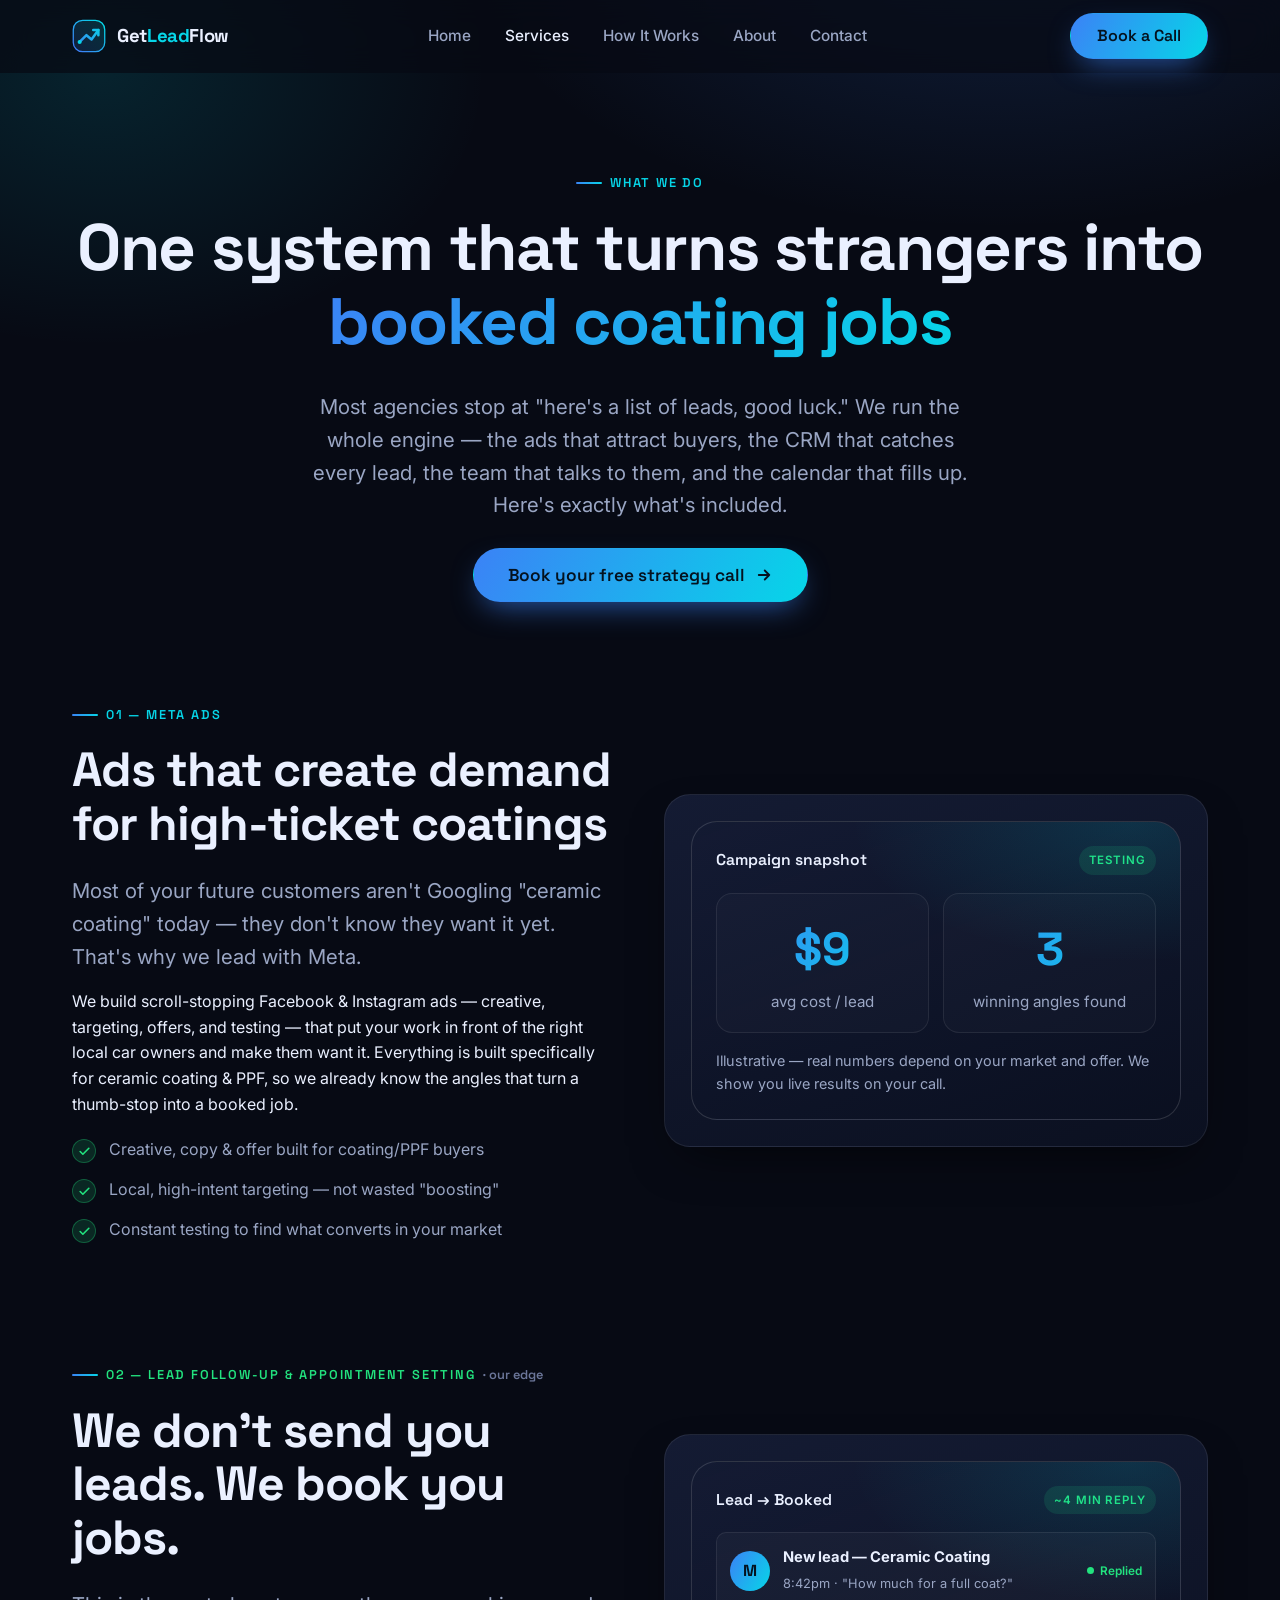
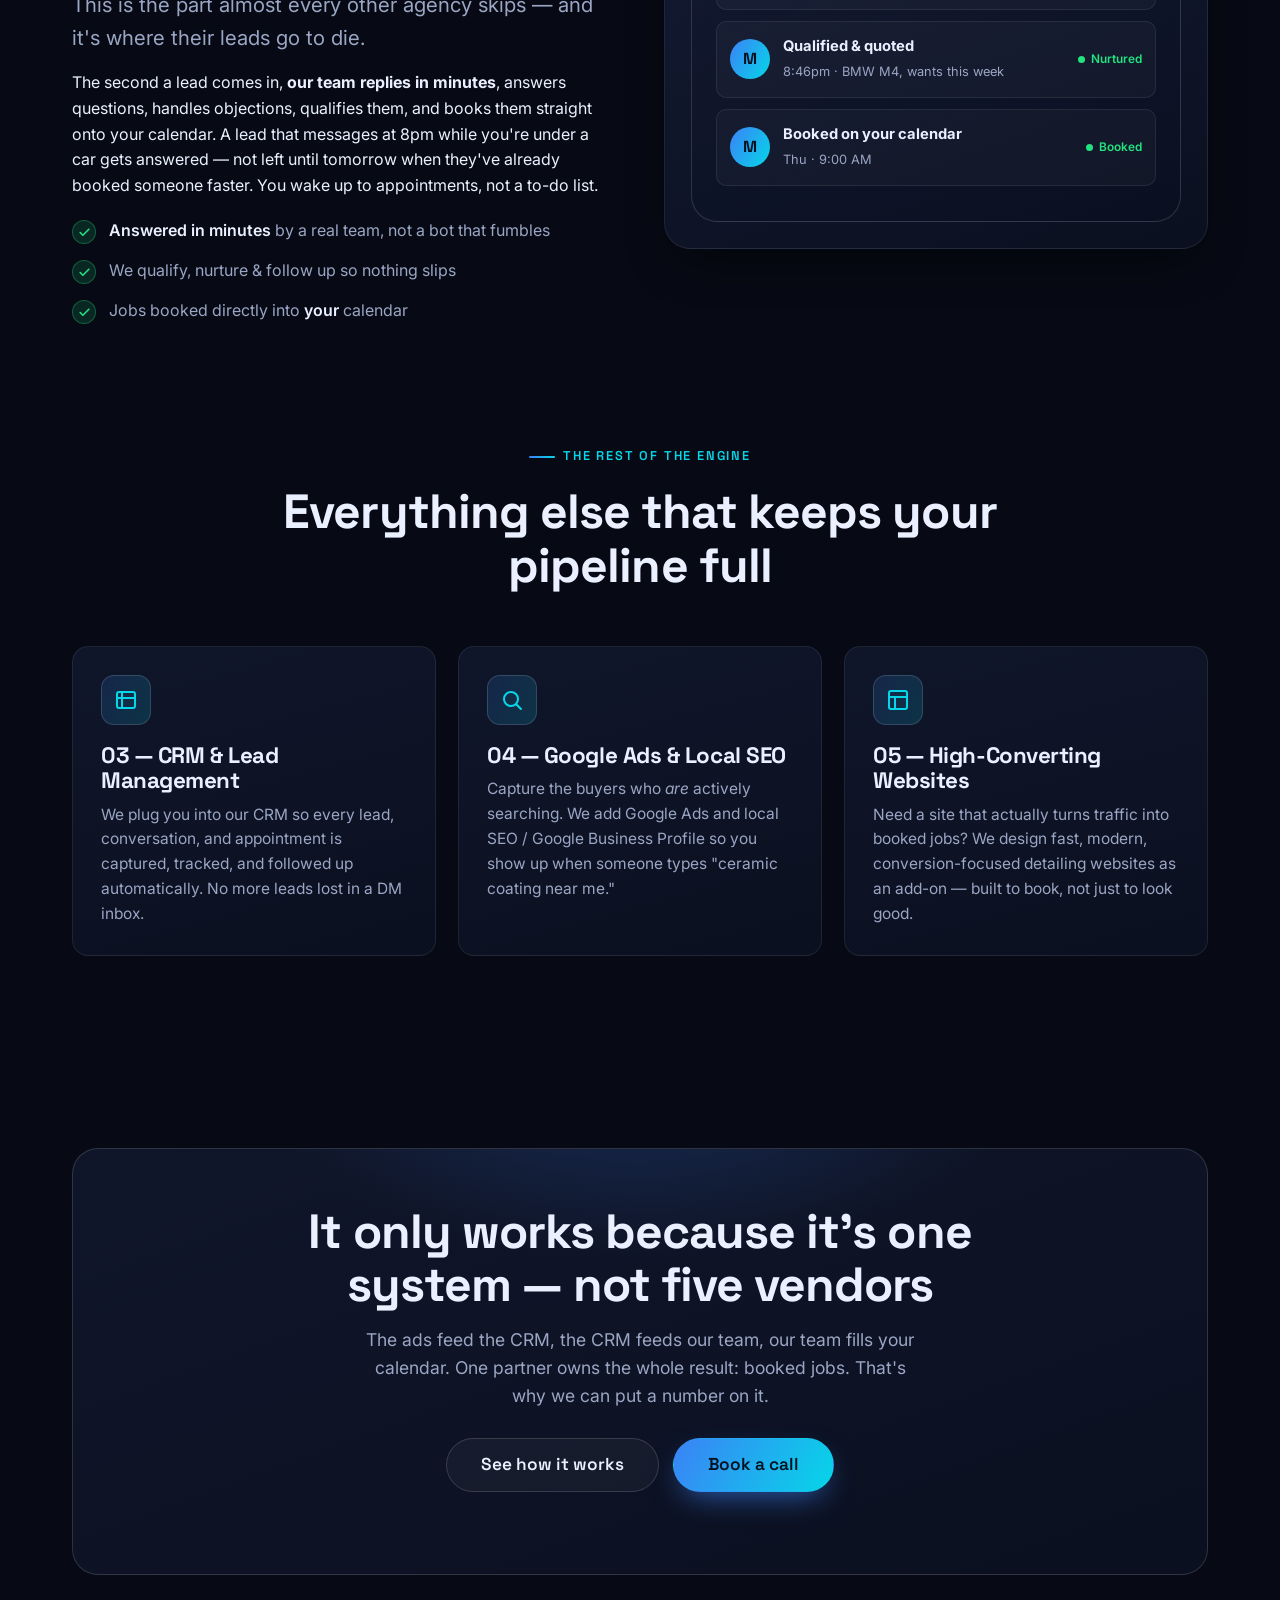
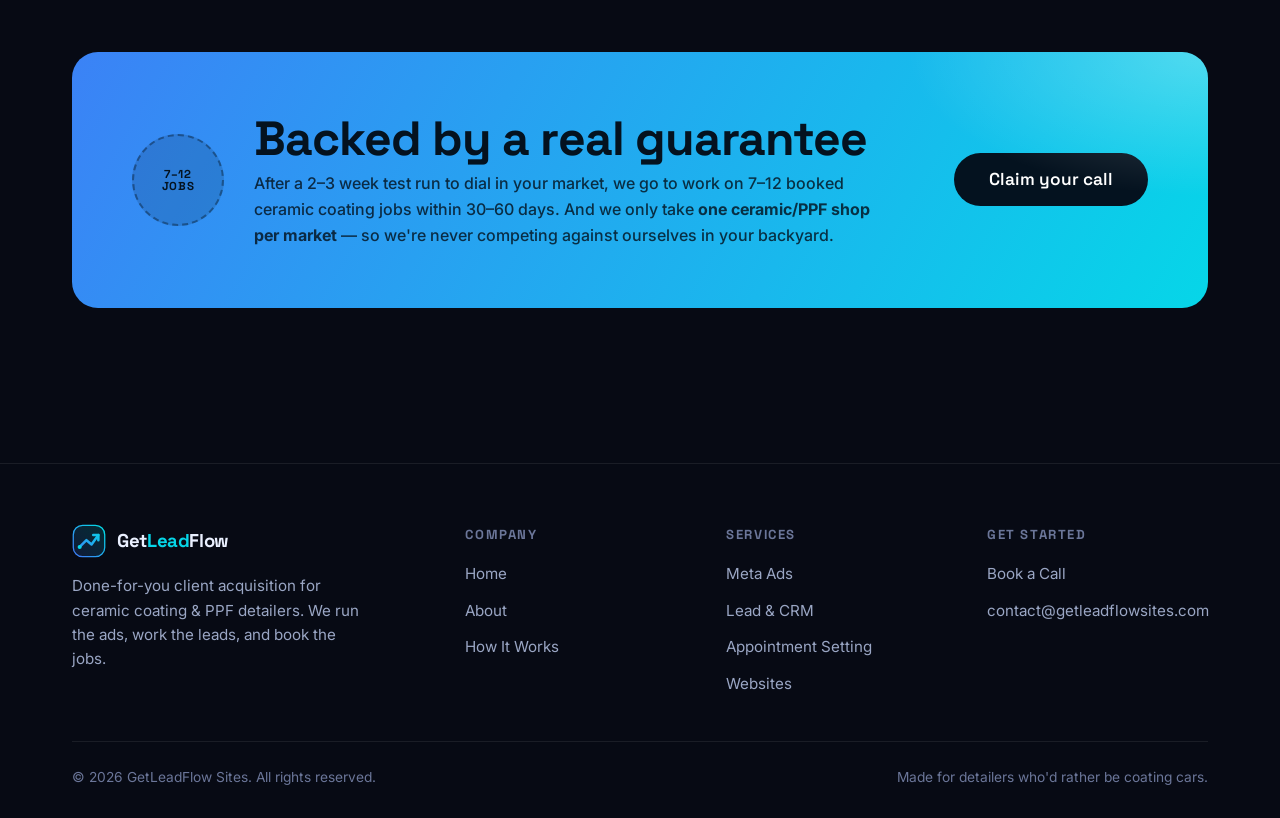
<file: services.html>
<!DOCTYPE html>
<html lang="en">
<head>
  <meta charset="UTF-8" />
  <meta name="viewport" content="width=device-width, initial-scale=1.0" />
  <title>Services | Meta Ads, Lead Follow-Up &amp; Booked Jobs for Detailers — GetLeadFlow</title>
  <meta name="description" content="Done-for-you client acquisition for ceramic coating & PPF detailers: Meta ads, CRM, lead follow-up & appointment setting, Google Ads/SEO, and high-converting websites. We book the jobs — you coat cars." />
  <meta name="keywords" content="meta ads for detailers, appointment setting for detailers, lead follow up, ceramic coating marketing, PPF marketing, detailing CRM, detailing website design" />
  <link rel="canonical" href="https://getleadflowsites.com/services.html" />
  <meta property="og:type" content="website" />
  <meta property="og:site_name" content="GetLeadFlow Sites" />
  <meta property="og:title" content="Services — We Book the Jobs, You Coat Cars | GetLeadFlow" />
  <meta property="og:description" content="Meta ads, CRM, human lead follow-up & appointment setting, and websites for ceramic coating & PPF detailers." />
  <meta property="og:url" content="https://getleadflowsites.com/services.html" />
  <meta property="og:image" content="https://getleadflowsites.com/assets/og-image.svg" />
  <meta name="twitter:card" content="summary_large_image" />
  <link rel="icon" type="image/svg+xml" href="assets/favicon.svg" />
  <meta name="theme-color" content="#070a14" />
  <link rel="preconnect" href="https://fonts.googleapis.com" />
  <link rel="preconnect" href="https://fonts.gstatic.com" crossorigin />
  <link href="https://fonts.googleapis.com/css2?family=Inter:wght@400;500;600;700&family=Space+Grotesk:wght@500;600;700&display=swap" rel="stylesheet" />
  <script>document.documentElement.classList.add('js')</script>
  <link rel="stylesheet" href="css/styles.css" />
  <script type="application/ld+json">
  {
    "@context": "https://schema.org",
    "@type": "Service",
    "serviceType": "Done-for-you client acquisition for ceramic coating and PPF detailers",
    "provider": { "@type": "ProfessionalService", "name": "GetLeadFlow Sites", "email": "contact@getleadflowsites.com" },
    "areaServed": "US",
    "hasOfferCatalog": {
      "@type": "OfferCatalog",
      "name": "Detailer growth services",
      "itemListElement": [
        { "@type": "Offer", "itemOffered": { "@type": "Service", "name": "Meta Ads Management" } },
        { "@type": "Offer", "itemOffered": { "@type": "Service", "name": "Lead Follow-Up & Appointment Setting" } },
        { "@type": "Offer", "itemOffered": { "@type": "Service", "name": "CRM & Lead Management" } },
        { "@type": "Offer", "itemOffered": { "@type": "Service", "name": "Google Ads & Local SEO" } },
        { "@type": "Offer", "itemOffered": { "@type": "Service", "name": "High-Converting Website Design" } }
      ]
    }
  }
  </script>
</head>
<body>

  <header class="site-header">
    <div class="container nav">
      <a href="index.html" class="brand" aria-label="GetLeadFlow Sites home">
        <svg class="logo-mark" viewBox="0 0 40 40" fill="none" xmlns="http://www.w3.org/2000/svg" aria-hidden="true">
          <rect x="1.5" y="1.5" width="37" height="37" rx="11" fill="url(#glf)" opacity="0.16"/>
          <rect x="1.5" y="1.5" width="37" height="37" rx="11" stroke="url(#glf)" stroke-width="1.5"/>
          <path d="M9 27 L17 19 L23 24 L31 13" stroke="url(#glf)" stroke-width="3" stroke-linecap="round" stroke-linejoin="round"/>
          <path d="M31 13 L31 19 M31 13 L25 13" stroke="url(#glf)" stroke-width="3" stroke-linecap="round" stroke-linejoin="round"/>
          <circle cx="9" cy="27" r="2.4" fill="#06d6e8"/>
          <defs><linearGradient id="glf" x1="6" y1="34" x2="34" y2="6" gradientUnits="userSpaceOnUse"><stop stop-color="#3b82f6"/><stop offset="1" stop-color="#06d6e8"/></linearGradient></defs>
        </svg>
        <span>Get<b>Lead</b>Flow</span>
      </a>
      <ul class="nav-links">
        <li><a href="index.html">Home</a></li>
        <li><a href="services.html" class="active">Services</a></li>
        <li><a href="how-it-works.html">How It Works</a></li>
        <li><a href="about.html">About</a></li>
        <li><a href="contact.html">Contact</a></li>
        <li><a href="contact.html" class="btn btn--primary">Book a Call</a></li>
      </ul>
      <div class="nav-cta"><a href="contact.html" class="btn btn--primary">Book a Call</a></div>
      <button class="nav-toggle" aria-label="Toggle menu" aria-expanded="false">
        <svg viewBox="0 0 24 24" fill="none" stroke="currentColor" stroke-width="2" stroke-linecap="round"><path d="M4 7h16M4 12h16M4 17h16"/></svg>
      </button>
    </div>
  </header>

  <main>
    <section class="page-hero">
      <div class="container">
        <span class="eyebrow reveal" style="justify-content:center;display:flex">What we do</span>
        <h1 class="reveal" data-delay="1">One system that turns strangers into <span class="gradient-text">booked coating jobs</span></h1>
        <p class="lead reveal" data-delay="2">Most agencies stop at "here's a list of leads, good luck." We run the whole engine — the ads that attract buyers, the CRM that catches every lead, the team that talks to them, and the calendar that fills up. Here's exactly what's included.</p>
        <div class="hero-cta reveal" data-delay="2" style="justify-content:center;margin-top:26px">
          <a href="contact.html" class="btn btn--primary btn--lg">Book your free strategy call
            <svg viewBox="0 0 24 24" fill="none" stroke="currentColor" stroke-width="2.4" stroke-linecap="round" stroke-linejoin="round"><path d="M5 12h14M13 6l6 6-6 6"/></svg>
          </a>
        </div>
      </div>
    </section>

    <!-- SERVICE 1: Meta Ads -->
    <section class="section" style="padding-top:20px">
      <div class="container">
        <div class="split">
          <div class="reveal">
            <span class="eyebrow">01 — Meta Ads</span>
            <h2>Ads that create demand for high-ticket coatings</h2>
            <p class="lead">Most of your future customers aren't Googling "ceramic coating" today — they don't know they want it yet. That's why we lead with Meta.</p>
            <p>We build scroll-stopping Facebook &amp; Instagram ads — creative, targeting, offers, and testing — that put your work in front of the right local car owners and make them want it. Everything is built specifically for ceramic coating &amp; PPF, so we already know the angles that turn a thumb-stop into a booked job.</p>
            <ul class="check-list" style="margin-top:20px">
              <li><span class="tick"><svg viewBox="0 0 24 24" fill="none" stroke="currentColor" stroke-width="3" stroke-linecap="round" stroke-linejoin="round"><path d="M20 6 9 17l-5-5"/></svg></span><span>Creative, copy &amp; offer built for coating/PPF buyers</span></li>
              <li><span class="tick"><svg viewBox="0 0 24 24" fill="none" stroke="currentColor" stroke-width="3" stroke-linecap="round" stroke-linejoin="round"><path d="M20 6 9 17l-5-5"/></svg></span><span>Local, high-intent targeting — not wasted "boosting"</span></li>
              <li><span class="tick"><svg viewBox="0 0 24 24" fill="none" stroke="currentColor" stroke-width="3" stroke-linecap="round" stroke-linejoin="round"><path d="M20 6 9 17l-5-5"/></svg></span><span>Constant testing to find what converts in your market</span></li>
            </ul>
          </div>
          <div class="split-media reveal" data-delay="1">
            <div class="glass-card" style="box-shadow:none">
              <div class="card-head"><span class="title">Campaign snapshot</span><span class="badge">Testing</span></div>
              <div class="stat-row" style="grid-template-columns:1fr 1fr;gap:14px">
                <div class="stat" style="padding:18px 12px"><div class="num">$9</div><div class="lbl">avg cost / lead</div></div>
                <div class="stat" style="padding:18px 12px"><div class="num">3</div><div class="lbl">winning angles found</div></div>
              </div>
              <p class="muted" style="margin:16px 0 0;font-size:0.9rem">Illustrative — real numbers depend on your market and offer. We show you live results on your call.</p>
            </div>
          </div>
        </div>
      </div>
    </section>

    <!-- SERVICE 2: Appointment Setting (THE differentiator) -->
    <section class="section" style="padding-top:0">
      <div class="container">
        <div class="split reverse">
          <div class="reveal" data-delay="1">
            <span class="eyebrow" style="color:var(--accent)">02 — Lead follow-up &amp; appointment setting <span style="color:var(--muted-2);text-transform:none;letter-spacing:0">· our edge</span></span>
            <h2>We don't send you leads. We book you jobs.</h2>
            <p class="lead">This is the part almost every other agency skips — and it's where their leads go to die.</p>
            <p>The second a lead comes in, <strong>our team replies in minutes</strong>, answers questions, handles objections, qualifies them, and books them straight onto your calendar. A lead that messages at 8pm while you're under a car gets answered — not left until tomorrow when they've already booked someone faster. You wake up to appointments, not a to-do list.</p>
            <ul class="check-list" style="margin-top:20px">
              <li><span class="tick"><svg viewBox="0 0 24 24" fill="none" stroke="currentColor" stroke-width="3" stroke-linecap="round" stroke-linejoin="round"><path d="M20 6 9 17l-5-5"/></svg></span><span><strong>Answered in minutes</strong> by a real team, not a bot that fumbles</span></li>
              <li><span class="tick"><svg viewBox="0 0 24 24" fill="none" stroke="currentColor" stroke-width="3" stroke-linecap="round" stroke-linejoin="round"><path d="M20 6 9 17l-5-5"/></svg></span><span>We qualify, nurture &amp; follow up so nothing slips</span></li>
              <li><span class="tick"><svg viewBox="0 0 24 24" fill="none" stroke="currentColor" stroke-width="3" stroke-linecap="round" stroke-linejoin="round"><path d="M20 6 9 17l-5-5"/></svg></span><span>Jobs booked directly into <strong>your</strong> calendar</span></li>
            </ul>
          </div>
          <div class="split-media reveal">
            <div class="glass-card" style="box-shadow:none">
              <div class="card-head"><span class="title">Lead → Booked</span><span class="badge">~4 min reply</span></div>
              <div class="booking-row"><div class="avatar">M</div><div class="meta"><strong>New lead — Ceramic Coating</strong><small>8:42pm · "How much for a full coat?"</small></div><span class="status"><span class="dot"></span>Replied</span></div>
              <div class="booking-row"><div class="avatar">M</div><div class="meta"><strong>Qualified &amp; quoted</strong><small>8:46pm · BMW M4, wants this week</small></div><span class="status"><span class="dot"></span>Nurtured</span></div>
              <div class="booking-row"><div class="avatar">M</div><div class="meta"><strong>Booked on your calendar</strong><small>Thu · 9:00 AM</small></div><span class="status"><span class="dot"></span>Booked</span></div>
            </div>
          </div>
        </div>
      </div>
    </section>

    <!-- SERVICE 3: CRM + others as cards -->
    <section class="section" style="padding-top:0">
      <div class="container">
        <div class="section-head center reveal">
          <span class="eyebrow">The rest of the engine</span>
          <h2>Everything else that keeps your pipeline full</h2>
        </div>
        <div class="grid grid-3">
          <div class="card reveal">
            <div class="icon"><svg viewBox="0 0 24 24" fill="none" stroke="currentColor" stroke-width="2" stroke-linecap="round" stroke-linejoin="round"><rect x="3" y="4" width="18" height="16" rx="2"/><path d="M3 10h18M8 4v16"/></svg></div>
            <h3>03 — CRM &amp; Lead Management</h3>
            <p>We plug you into our CRM so every lead, conversation, and appointment is captured, tracked, and followed up automatically. No more leads lost in a DM inbox.</p>
          </div>
          <div class="card reveal" data-delay="1">
            <div class="icon"><svg viewBox="0 0 24 24" fill="none" stroke="currentColor" stroke-width="2" stroke-linecap="round" stroke-linejoin="round"><circle cx="11" cy="11" r="7"/><path d="M21 21l-4.3-4.3"/></svg></div>
            <h3>04 — Google Ads &amp; Local SEO</h3>
            <p>Capture the buyers who <em>are</em> actively searching. We add Google Ads and local SEO / Google Business Profile so you show up when someone types "ceramic coating near me."</p>
          </div>
          <div class="card reveal" data-delay="2">
            <div class="icon"><svg viewBox="0 0 24 24" fill="none" stroke="currentColor" stroke-width="2" stroke-linecap="round" stroke-linejoin="round"><rect x="3" y="3" width="18" height="18" rx="2"/><path d="M3 9h18M9 21V9"/></svg></div>
            <h3>05 — High-Converting Websites</h3>
            <p>Need a site that actually turns traffic into booked jobs? We design fast, modern, conversion-focused detailing websites as an add-on — built to book, not just to look good.</p>
          </div>
        </div>
      </div>
    </section>

    <!-- Integration message -->
    <section class="section--tight">
      <div class="container">
        <div class="cta-band reveal" style="padding-top:clamp(34px,5vw,56px);padding-bottom:clamp(34px,5vw,56px)">
          <h2 style="max-width:760px;margin-inline:auto">It only works because it's one system — not five vendors</h2>
          <p>The ads feed the CRM, the CRM feeds our team, our team fills your calendar. One partner owns the whole result: booked jobs. That's why we can put a number on it.</p>
          <div class="hero-cta"><a href="how-it-works.html" class="btn btn--ghost btn--lg">See how it works</a><a href="contact.html" class="btn btn--primary btn--lg">Book a call</a></div>
        </div>
      </div>
    </section>

    <!-- Guarantee -->
    <section class="section" style="padding-top:0">
      <div class="container">
        <div class="guarantee reveal">
          <div class="seal">7–12<br>Jobs</div>
          <div>
            <h2>Backed by a real guarantee</h2>
            <p>After a 2–3 week test run to dial in your market, we go to work on 7–12 booked ceramic coating jobs within 30–60 days. And we only take <strong>one ceramic/PPF shop per market</strong> — so we're never competing against ourselves in your backyard.</p>
          </div>
          <a href="contact.html" class="btn btn--primary btn--lg">Claim your call</a>
        </div>
      </div>
    </section>
  </main>

  <footer class="site-footer">
    <div class="container">
      <div class="footer-grid">
        <div class="footer-brand">
          <a href="index.html" class="brand">
            <svg class="logo-mark" viewBox="0 0 40 40" fill="none" xmlns="http://www.w3.org/2000/svg" aria-hidden="true">
              <rect x="1.5" y="1.5" width="37" height="37" rx="11" fill="url(#glf2)" opacity="0.16"/>
              <rect x="1.5" y="1.5" width="37" height="37" rx="11" stroke="url(#glf2)" stroke-width="1.5"/>
              <path d="M9 27 L17 19 L23 24 L31 13" stroke="url(#glf2)" stroke-width="3" stroke-linecap="round" stroke-linejoin="round"/>
              <path d="M31 13 L31 19 M31 13 L25 13" stroke="url(#glf2)" stroke-width="3" stroke-linecap="round" stroke-linejoin="round"/>
              <circle cx="9" cy="27" r="2.4" fill="#06d6e8"/>
              <defs><linearGradient id="glf2" x1="6" y1="34" x2="34" y2="6" gradientUnits="userSpaceOnUse"><stop stop-color="#3b82f6"/><stop offset="1" stop-color="#06d6e8"/></linearGradient></defs>
            </svg>
            <span>Get<b>Lead</b>Flow</span>
          </a>
          <p>Done-for-you client acquisition for ceramic coating &amp; PPF detailers. We run the ads, work the leads, and book the jobs.</p>
        </div>
        <div class="footer-col"><h5>Company</h5><ul><li><a href="index.html">Home</a></li><li><a href="about.html">About</a></li><li><a href="how-it-works.html">How It Works</a></li></ul></div>
        <div class="footer-col"><h5>Services</h5><ul><li><a href="services.html">Meta Ads</a></li><li><a href="services.html">Lead &amp; CRM</a></li><li><a href="services.html">Appointment Setting</a></li><li><a href="services.html">Websites</a></li></ul></div>
        <div class="footer-col"><h5>Get started</h5><ul><li><a href="contact.html">Book a Call</a></li><li><a href="mailto:contact@getleadflowsites.com">contact@getleadflowsites.com</a></li></ul></div>
      </div>
      <div class="footer-bottom">
        <span>© <span id="year">2026</span> GetLeadFlow Sites. All rights reserved.</span>
        <span>Made for detailers who'd rather be coating cars.</span>
      </div>
    </div>
  </footer>

  <script src="js/main.js"></script>
</body>
</html>
</file>
<file: css/styles.css>
/* ============================================================
   GetLeadFlow Sites — Global Stylesheet
   Dark, premium, conversion-focused design system
   ============================================================ */

/* ---------- Design tokens ---------- */
:root {
  /* Palette */
  --bg:          #070a14;
  --bg-2:        #0b1020;
  --surface:     #10162a;
  --surface-2:   #141b33;
  --border:      rgba(255, 255, 255, 0.08);
  --border-2:    rgba(255, 255, 255, 0.14);

  --text:        #eaf0ff;
  --muted:       #9aa6c4;
  --muted-2:     #6b7699;

  --brand:       #3b82f6;   /* electric blue */
  --brand-2:     #06d6e8;   /* cyan */
  --brand-ink:   #0a1220;
  --accent:      #22e37f;   /* growth green (used sparingly) */

  --grad:        linear-gradient(120deg, #3b82f6 0%, #06d6e8 100%);
  --grad-soft:   linear-gradient(120deg, rgba(59,130,246,0.16), rgba(6,214,232,0.16));

  /* Typography */
  --font-head: "Space Grotesk", "Segoe UI", system-ui, -apple-system, sans-serif;
  --font-body: "Inter", "Segoe UI", system-ui, -apple-system, sans-serif;

  /* Layout */
  --maxw: 1180px;
  --radius: 16px;
  --radius-sm: 10px;
  --radius-lg: 26px;

  /* Shadows */
  --shadow: 0 20px 50px -20px rgba(0, 0, 0, 0.7);
  --glow: 0 0 60px -12px rgba(59, 130, 246, 0.55);

  --ease: cubic-bezier(0.16, 1, 0.3, 1);
}

/* ---------- Reset / base ---------- */
*, *::before, *::after { box-sizing: border-box; }

html { scroll-behavior: smooth; -webkit-text-size-adjust: 100%; overflow-x: hidden; max-width: 100%; }

body {
  margin: 0;
  font-family: var(--font-body);
  background: var(--bg);
  color: var(--text);
  line-height: 1.6;
  -webkit-font-smoothing: antialiased;
  overflow-x: hidden;
}

/* Ambient background glows */
body::before {
  content: "";
  position: fixed;
  inset: 0;
  z-index: -1;
  background:
    radial-gradient(900px 500px at 78% -8%, rgba(59, 130, 246, 0.18), transparent 60%),
    radial-gradient(700px 500px at 8% 8%, rgba(6, 214, 232, 0.12), transparent 55%),
    var(--bg);
}

img { max-width: 100%; display: block; }

a { color: inherit; text-decoration: none; }

h1, h2, h3, h4 {
  font-family: var(--font-head);
  line-height: 1.12;
  letter-spacing: -0.02em;
  margin: 0 0 0.5em;
  font-weight: 700;
}

p { margin: 0 0 1rem; }

::selection { background: rgba(59, 130, 246, 0.35); color: #fff; }

/* ---------- Layout helpers ---------- */
.container {
  width: 100%;
  max-width: var(--maxw);
  margin-inline: auto;
  padding-inline: 22px;
}

.section { padding: clamp(64px, 9vw, 130px) 0; }
.section--tight { padding: clamp(48px, 6vw, 84px) 0; }

.eyebrow {
  display: inline-flex;
  align-items: center;
  gap: 8px;
  font-family: var(--font-head);
  font-size: 0.8rem;
  font-weight: 600;
  letter-spacing: 0.14em;
  text-transform: uppercase;
  color: var(--brand-2);
  margin-bottom: 18px;
}
.eyebrow::before {
  content: "";
  width: 26px; height: 2px;
  background: var(--grad);
  border-radius: 2px;
}

.section-head { max-width: 720px; margin-bottom: 54px; }
.section-head.center { margin-inline: auto; text-align: center; }
.section-head.center .eyebrow { justify-content: center; }

h1 { font-size: clamp(2.4rem, 6vw, 4.1rem); }
h2 { font-size: clamp(1.9rem, 4vw, 3rem); }
h3 { font-size: clamp(1.15rem, 2vw, 1.4rem); }

.lead { font-size: clamp(1.05rem, 1.6vw, 1.28rem); color: var(--muted); }

.gradient-text {
  background: var(--grad);
  -webkit-background-clip: text;
  background-clip: text;
  color: transparent;
}

.muted { color: var(--muted); }

/* ---------- Buttons ---------- */
.btn {
  --_bg: var(--grad);
  display: inline-flex;
  align-items: center;
  justify-content: center;
  gap: 10px;
  font-family: var(--font-head);
  font-weight: 600;
  font-size: 1rem;
  padding: 14px 26px;
  border-radius: 999px;
  border: 1px solid transparent;
  cursor: pointer;
  transition: transform 0.25s var(--ease), box-shadow 0.25s var(--ease), background 0.25s;
  white-space: nowrap;
  line-height: 1;
}
.btn svg { width: 18px; height: 18px; }

.btn--primary {
  background: var(--grad);
  color: #04121f;
  box-shadow: 0 12px 30px -10px rgba(59, 130, 246, 0.7);
}
.btn--primary:hover { transform: translateY(-2px); box-shadow: 0 18px 40px -10px rgba(59, 130, 246, 0.85); }

.btn--ghost {
  background: rgba(255, 255, 255, 0.04);
  color: var(--text);
  border-color: var(--border-2);
}
.btn--ghost:hover { background: rgba(255, 255, 255, 0.09); transform: translateY(-2px); }

.btn--lg { padding: 17px 34px; font-size: 1.08rem; }
.btn--block { width: 100%; }

/* ---------- Header / Nav ---------- */
.site-header {
  position: sticky;
  top: 0;
  z-index: 100;
  backdrop-filter: blur(14px);
  background: rgba(7, 10, 20, 0.72);
  border-bottom: 1px solid transparent;
  transition: border-color 0.3s, background 0.3s;
}
.site-header.scrolled {
  border-bottom-color: var(--border);
  background: rgba(7, 10, 20, 0.9);
}
.nav {
  display: flex;
  align-items: center;
  justify-content: space-between;
  height: 72px;
  gap: 20px;
}
.brand { display: flex; align-items: center; gap: 11px; font-family: var(--font-head); font-weight: 700; font-size: 1.16rem; letter-spacing: -0.02em; }
.brand .logo-mark { width: 34px; height: 34px; flex: none; }
.brand span b { color: var(--brand-2); font-weight: 700; }

.nav-links {
  display: flex;
  align-items: center;
  gap: 4px;
  list-style: none;
  margin: 0; padding: 0;
}
.nav-links a {
  display: block;
  padding: 9px 15px;
  border-radius: 999px;
  color: var(--muted);
  font-weight: 500;
  font-size: 0.96rem;
  white-space: nowrap;
  transition: color 0.2s, background 0.2s;
}
.nav-links a:hover { color: var(--text); background: rgba(255,255,255,0.05); }
.nav-links a.active { color: var(--text); }
/* The in-list Book-a-Call button is for the mobile menu only; the desktop
   header uses the standalone .nav-cta button, so hide the duplicate here. */
.nav-links .btn { display: none; }

.nav-cta { display: flex; align-items: center; gap: 12px; }

.nav-toggle {
  display: none;
  background: none;
  border: 0;
  width: 42px; height: 42px;
  cursor: pointer;
  color: var(--text);
  padding: 9px;
}
.nav-toggle svg { width: 100%; height: 100%; }

/* ---------- Hero ---------- */
.hero { position: relative; padding: clamp(56px, 8vw, 96px) 0 clamp(48px, 6vw, 80px); }
.hero-grid {
  display: grid;
  grid-template-columns: minmax(0, 1.15fr) minmax(0, 0.85fr);
  gap: 54px;
  align-items: center;
}
.hero-copy, .hero-visual { min-width: 0; }
.hero h1 { margin-bottom: 22px; }
.hero .lead { max-width: 560px; margin-bottom: 30px; }
.hero-cta { display: flex; flex-wrap: wrap; gap: 14px; margin-bottom: 26px; }

.hero-trust {
  display: flex;
  flex-wrap: wrap;
  gap: 8px 22px;
  color: var(--muted);
  font-size: 0.92rem;
}
.hero-trust span { display: inline-flex; align-items: center; gap: 8px; }
.hero-trust svg { width: 17px; height: 17px; color: var(--accent); flex: none; }

.pill {
  display: inline-flex;
  align-items: center;
  gap: 9px;
  padding: 8px 15px 8px 11px;
  background: var(--grad-soft);
  border: 1px solid var(--border-2);
  border-radius: 999px;
  font-size: 0.88rem;
  font-weight: 500;
  color: var(--text);
  margin-bottom: 26px;
}
.pill .dot { width: 8px; height: 8px; border-radius: 50%; background: var(--accent); box-shadow: 0 0 10px var(--accent); }

/* Hero visual — stacked "booking" card */
.hero-visual { position: relative; }
.glass-card {
  background: linear-gradient(160deg, rgba(20, 27, 51, 0.9), rgba(11, 16, 32, 0.85));
  border: 1px solid var(--border-2);
  border-radius: var(--radius-lg);
  box-shadow: var(--shadow), var(--glow);
  padding: 24px;
  position: relative;
  overflow: hidden;
}
.glass-card::before {
  content: "";
  position: absolute; inset: 0;
  background: radial-gradient(400px 200px at 90% 0%, rgba(6,214,232,0.14), transparent 70%);
  pointer-events: none;
}
.card-head { display: flex; align-items: center; justify-content: space-between; margin-bottom: 18px; }
.card-head .title { font-family: var(--font-head); font-weight: 600; font-size: 0.98rem; }
.card-head .badge { font-size: 0.72rem; font-weight: 600; letter-spacing: 0.08em; text-transform: uppercase; color: var(--accent); background: rgba(34,227,127,0.12); padding: 5px 10px; border-radius: 999px; }

.booking-row {
  display: flex;
  align-items: center;
  gap: 13px;
  padding: 13px;
  border-radius: var(--radius-sm);
  background: rgba(255,255,255,0.03);
  border: 1px solid var(--border);
  margin-bottom: 11px;
  animation: rise 0.7s var(--ease) both;
}
.booking-row:nth-child(2) { animation-delay: 0.12s; }
.booking-row:nth-child(3) { animation-delay: 0.24s; }
.booking-row:nth-child(4) { animation-delay: 0.36s; }
.booking-row .avatar {
  width: 40px; height: 40px; border-radius: 50%; flex: none;
  background: var(--grad); display: grid; place-items: center;
  font-family: var(--font-head); font-weight: 700; color: #04121f;
}
.booking-row .meta { flex: 1; min-width: 0; }
.booking-row .meta strong { display: block; font-size: 0.92rem; }
.booking-row .meta small { color: var(--muted); font-size: 0.8rem; }
.booking-row .status { font-size: 0.74rem; font-weight: 600; color: var(--accent); display: inline-flex; align-items: center; gap: 6px; }
.booking-row .status .dot { width: 7px; height: 7px; border-radius: 50%; background: var(--accent); }

@keyframes rise { from { opacity: 0; transform: translateY(14px); } to { opacity: 1; transform: translateY(0); } }

.floating-stat {
  position: absolute;
  bottom: -22px; left: -22px;
  background: var(--surface-2);
  border: 1px solid var(--border-2);
  border-radius: var(--radius);
  padding: 14px 18px;
  box-shadow: var(--shadow);
  display: flex; align-items: center; gap: 12px;
}
.floating-stat .num { font-family: var(--font-head); font-weight: 700; font-size: 1.5rem; background: var(--grad); -webkit-background-clip: text; background-clip: text; color: transparent; }
.floating-stat .lbl { font-size: 0.78rem; color: var(--muted); line-height: 1.25; }

/* ---------- Logos / trust strip ---------- */
.trust-strip { border-block: 1px solid var(--border); padding: 26px 0; }
.trust-strip .container { display: flex; align-items: center; justify-content: center; gap: 12px 40px; flex-wrap: wrap; text-align: center; }
.trust-strip p { margin: 0; color: var(--muted-2); font-size: 0.86rem; font-family: var(--font-head); letter-spacing: 0.12em; text-transform: uppercase; }
.trust-strip .tag { display: inline-flex; align-items: center; gap: 9px; color: var(--muted); font-weight: 500; }
.trust-strip .tag svg { width: 18px; height: 18px; color: var(--brand-2); }

/* ---------- Cards / grids ---------- */
.grid { display: grid; gap: 22px; }
.grid-2 { grid-template-columns: repeat(2, minmax(0, 1fr)); }
.grid-3 { grid-template-columns: repeat(3, minmax(0, 1fr)); }
.grid-4 { grid-template-columns: repeat(4, minmax(0, 1fr)); }

.card {
  background: linear-gradient(165deg, var(--surface), var(--bg-2));
  border: 1px solid var(--border);
  border-radius: var(--radius);
  padding: 28px;
  transition: transform 0.3s var(--ease), border-color 0.3s, box-shadow 0.3s;
  position: relative;
  overflow: hidden;
}
.card:hover { transform: translateY(-4px); border-color: var(--border-2); box-shadow: var(--shadow); }
.card .icon {
  width: 50px; height: 50px;
  border-radius: 13px;
  display: grid; place-items: center;
  background: var(--grad-soft);
  border: 1px solid var(--border-2);
  margin-bottom: 18px;
}
.card .icon svg { width: 24px; height: 24px; color: var(--brand-2); }
.card h3 { margin-bottom: 9px; }
.card p { color: var(--muted); margin: 0; font-size: 0.97rem; }

/* Problem cards (red-tinted accent) */
.card--pain .icon { background: rgba(255, 99, 99, 0.1); border-color: rgba(255,99,99,0.25); }
.card--pain .icon svg { color: #ff8a8a; }

/* ---------- Feature list (checks) ---------- */
.check-list { list-style: none; margin: 0; padding: 0; display: grid; gap: 14px; }
.check-list li { display: flex; gap: 13px; align-items: flex-start; color: var(--muted); }
.check-list li strong { color: var(--text); font-weight: 600; }
.check-list .tick {
  flex: none; width: 24px; height: 24px; border-radius: 50%;
  background: rgba(34,227,127,0.14); border: 1px solid rgba(34,227,127,0.3);
  display: grid; place-items: center; margin-top: 2px;
}
.check-list .tick svg { width: 13px; height: 13px; color: var(--accent); }

/* ---------- Steps / process ---------- */
.steps { display: grid; gap: 20px; counter-reset: step; }
.step {
  display: grid;
  grid-template-columns: auto minmax(0, 1fr);
  gap: 22px;
  align-items: start;
  padding: 26px;
  background: linear-gradient(165deg, var(--surface), var(--bg-2));
  border: 1px solid var(--border);
  border-radius: var(--radius);
  position: relative;
}
.step .num {
  counter-increment: step;
  width: 54px; height: 54px; flex: none;
  border-radius: 14px;
  display: grid; place-items: center;
  font-family: var(--font-head); font-weight: 700; font-size: 1.4rem;
  background: var(--grad-soft); border: 1px solid var(--border-2);
  color: var(--brand-2);
}
.step .num::before { content: "0" counter(step); }
.step h3 { margin-bottom: 7px; }
.step p { margin: 0; color: var(--muted); }
.step .tag-inline { display: inline-block; margin-top: 10px; font-size: 0.8rem; font-weight: 600; color: var(--accent); background: rgba(34,227,127,0.1); padding: 4px 11px; border-radius: 999px; }

/* ---------- Guarantee band ---------- */
.guarantee {
  background: var(--grad);
  border-radius: var(--radius-lg);
  padding: clamp(34px, 5vw, 60px);
  color: #04121f;
  position: relative;
  overflow: hidden;
  display: grid;
  grid-template-columns: auto minmax(0, 1fr) auto;
  gap: 30px;
  align-items: center;
}
.guarantee::after {
  content: "";
  position: absolute; inset: 0;
  background: radial-gradient(500px 240px at 100% 0%, rgba(255,255,255,0.28), transparent 60%);
  pointer-events: none;
}
.guarantee .seal {
  width: 92px; height: 92px; flex: none;
  border-radius: 50%;
  background: rgba(4, 18, 31, 0.14);
  border: 2px dashed rgba(4,18,31,0.4);
  display: grid; place-items: center;
  font-family: var(--font-head); font-weight: 700; text-align: center; line-height: 1.05;
  font-size: 0.72rem; text-transform: uppercase; letter-spacing: 0.06em;
}
.guarantee h2 { color: #04121f; margin-bottom: 6px; }
.guarantee p { color: rgba(4, 18, 31, 0.82); margin: 0; font-weight: 500; max-width: 640px; }
.guarantee .btn--primary { background: #04121f; color: #fff; box-shadow: none; }
.guarantee .btn--primary:hover { background: #0a1a2c; }

/* ---------- Split feature (image/text) ---------- */
.split { display: grid; grid-template-columns: minmax(0, 1fr) minmax(0, 1fr); gap: 48px; align-items: center; }
.split > * { min-width: 0; }
.split.reverse .split-media { order: 2; }
.split-media {
  background: linear-gradient(160deg, var(--surface-2), var(--bg-2));
  border: 1px solid var(--border);
  border-radius: var(--radius-lg);
  padding: 26px;
  box-shadow: var(--shadow);
}

/* ---------- Stat row ---------- */
.stat-row { display: grid; grid-template-columns: repeat(3, minmax(0, 1fr)); gap: 22px; text-align: center; }
.stat { padding: 26px 18px; border: 1px solid var(--border); border-radius: var(--radius); background: rgba(255,255,255,0.02); }
.stat .num { font-family: var(--font-head); font-weight: 700; font-size: clamp(2rem, 4vw, 2.9rem); background: var(--grad); -webkit-background-clip: text; background-clip: text; color: transparent; }
.stat .lbl { color: var(--muted); font-size: 0.95rem; margin-top: 4px; }

/* ---------- FAQ ---------- */
.faq { display: grid; gap: 14px; max-width: 820px; margin-inline: auto; }
.faq-item { border: 1px solid var(--border); border-radius: var(--radius-sm); background: rgba(255,255,255,0.02); overflow: hidden; transition: border-color 0.3s; }
.faq-item.open { border-color: var(--border-2); }
.faq-q {
  width: 100%; text-align: left; cursor: pointer;
  background: none; border: 0; color: var(--text);
  font-family: var(--font-head); font-weight: 600; font-size: 1.05rem;
  padding: 20px 22px; display: flex; align-items: center; justify-content: space-between; gap: 16px;
}
.faq-q .chev { flex: none; width: 22px; height: 22px; transition: transform 0.3s var(--ease); color: var(--brand-2); }
.faq-item.open .chev { transform: rotate(180deg); }
.faq-a { max-height: 0; overflow: hidden; transition: max-height 0.35s var(--ease); }
.faq-a p { padding: 0 22px 20px; margin: 0; color: var(--muted); }

/* ---------- CTA band ---------- */
.cta-band {
  text-align: center;
  background: linear-gradient(160deg, var(--surface), var(--bg-2));
  border: 1px solid var(--border-2);
  border-radius: var(--radius-lg);
  padding: clamp(40px, 6vw, 76px) clamp(22px, 5vw, 60px);
  position: relative;
  overflow: hidden;
}
.cta-band::before {
  content: ""; position: absolute; inset: 0;
  background: radial-gradient(600px 300px at 50% -20%, rgba(59,130,246,0.22), transparent 65%);
  pointer-events: none;
}
.cta-band h2 { position: relative; margin-bottom: 14px; }
.cta-band p { position: relative; max-width: 560px; margin: 0 auto 28px; color: var(--muted); font-size: 1.1rem; }
.cta-band .hero-cta { justify-content: center; }

/* ---------- Contact / form ---------- */
.contact-grid { display: grid; grid-template-columns: minmax(0, 1fr) minmax(0, 1fr); gap: 48px; align-items: start; }
.contact-grid > * { min-width: 0; }
.form-card {
  background: linear-gradient(165deg, var(--surface), var(--bg-2));
  border: 1px solid var(--border-2);
  border-radius: var(--radius-lg);
  padding: clamp(26px, 4vw, 40px);
  box-shadow: var(--shadow);
}
.field { margin-bottom: 18px; }
.field label { display: block; font-size: 0.9rem; font-weight: 500; margin-bottom: 8px; color: var(--text); }
.field input, .field select, .field textarea {
  width: 100%;
  background: rgba(255,255,255,0.03);
  border: 1px solid var(--border-2);
  border-radius: var(--radius-sm);
  color: var(--text);
  font-family: var(--font-body);
  font-size: 1rem;
  padding: 13px 15px;
  transition: border-color 0.2s, box-shadow 0.2s;
}
.field input::placeholder, .field textarea::placeholder { color: var(--muted-2); }
.field input:focus, .field select:focus, .field textarea:focus {
  outline: none; border-color: var(--brand);
  box-shadow: 0 0 0 3px rgba(59,130,246,0.2);
}
.field textarea { resize: vertical; min-height: 120px; }
.field select { appearance: none; background-image: url("data:image/svg+xml,%3Csvg xmlns='http://www.w3.org/2000/svg' width='16' height='16' fill='none' stroke='%239aa6c4' stroke-width='2' viewBox='0 0 24 24'%3E%3Cpath d='M6 9l6 6 6-6'/%3E%3C/svg%3E"); background-repeat: no-repeat; background-position: right 15px center; padding-right: 42px; }
.form-note { font-size: 0.84rem; color: var(--muted-2); margin-top: 4px; }
.form-status { margin-top: 14px; font-size: 0.95rem; display: none; padding: 12px 15px; border-radius: var(--radius-sm); }
.form-status.show { display: block; }
.form-status.ok { background: rgba(34,227,127,0.12); border: 1px solid rgba(34,227,127,0.3); color: #b6f7d4; }
.form-status.err { background: rgba(255,99,99,0.12); border: 1px solid rgba(255,99,99,0.3); color: #ffc4c4; }

.contact-info .info-item { display: flex; gap: 15px; align-items: flex-start; margin-bottom: 24px; }
.contact-info .info-item .icon { width: 46px; height: 46px; flex: none; border-radius: 12px; background: var(--grad-soft); border: 1px solid var(--border-2); display: grid; place-items: center; }
.contact-info .info-item .icon svg { width: 22px; height: 22px; color: var(--brand-2); }
.contact-info .info-item h4 { margin: 0 0 3px; font-family: var(--font-head); }
.contact-info .info-item a, .contact-info .info-item p { color: var(--muted); margin: 0; }
.contact-info .info-item a:hover { color: var(--brand-2); }

/* ---------- Page hero (interior pages) ---------- */
.page-hero { padding: clamp(56px, 8vw, 100px) 0 clamp(30px, 4vw, 50px); text-align: center; }
.page-hero .lead { max-width: 660px; margin-inline: auto; }

/* ---------- Footer ---------- */
.site-footer { border-top: 1px solid var(--border); padding: 60px 0 30px; margin-top: 40px; }
.footer-grid { display: grid; grid-template-columns: minmax(0, 1.6fr) repeat(3, minmax(0, 1fr)); gap: 40px; margin-bottom: 44px; }
.footer-brand .brand { margin-bottom: 16px; }
.footer-brand p { color: var(--muted); max-width: 300px; font-size: 0.95rem; }
.footer-col h5 { font-family: var(--font-head); font-size: 0.82rem; letter-spacing: 0.12em; text-transform: uppercase; color: var(--muted-2); margin: 0 0 16px; }
.footer-col ul { list-style: none; margin: 0; padding: 0; display: grid; gap: 11px; }
.footer-col a { color: var(--muted); font-size: 0.95rem; transition: color 0.2s; }
.footer-col a:hover { color: var(--text); }
.footer-bottom { display: flex; align-items: center; justify-content: space-between; gap: 16px; flex-wrap: wrap; padding-top: 24px; border-top: 1px solid var(--border); color: var(--muted-2); font-size: 0.86rem; }
.footer-social { display: flex; gap: 10px; }
.footer-social a { width: 38px; height: 38px; border-radius: 10px; border: 1px solid var(--border); display: grid; place-items: center; color: var(--muted); transition: all 0.2s; }
.footer-social a:hover { color: var(--text); border-color: var(--border-2); background: rgba(255,255,255,0.04); }
.footer-social svg { width: 18px; height: 18px; }

/* ---------- Reveal animation ----------
   Hiding is gated behind the .js class (added by an inline <head> script), so
   if JavaScript is disabled or fails, all content stays fully visible. */
.reveal { transition: opacity 0.7s var(--ease), transform 0.7s var(--ease); }
.js .reveal { opacity: 0; transform: translateY(24px); }
.js .reveal.in { opacity: 1; transform: none; }
.reveal[data-delay="1"] { transition-delay: 0.08s; }
.reveal[data-delay="2"] { transition-delay: 0.16s; }
.reveal[data-delay="3"] { transition-delay: 0.24s; }

/* ---------- Responsive ---------- */
@media (max-width: 940px) {
  .hero-grid { grid-template-columns: minmax(0, 1fr); gap: 40px; }
  .hero-visual { max-width: 460px; }
  .split, .contact-grid { grid-template-columns: minmax(0, 1fr); gap: 34px; }
  .split.reverse .split-media { order: 0; }
  .grid-4 { grid-template-columns: repeat(2, minmax(0, 1fr)); }
  .footer-grid { grid-template-columns: repeat(2, minmax(0, 1fr)); gap: 32px; }
  .guarantee { grid-template-columns: minmax(0, 1fr); text-align: center; justify-items: center; }
}

/* Collapse to the hamburger before the full nav has to squeeze (tablet band). */
@media (max-width: 900px) {
  .nav-links, .nav-cta .btn { display: none; }
  .nav-toggle { display: block; }
  .site-header.open .nav-links {
    display: flex;
    position: absolute;
    top: 72px; left: 0; right: 0;
    flex-direction: column;
    align-items: stretch;
    gap: 4px;
    padding: 16px 22px 24px;
    background: rgba(9, 13, 25, 0.98);
    backdrop-filter: blur(14px);
    border-bottom: 1px solid var(--border);
  }
  .site-header.open .nav-links a { padding: 13px 15px; }
  .site-header.open .nav-links .btn { display: inline-flex; margin-top: 8px; }
}

@media (max-width: 720px) {
  .grid-2, .grid-3, .grid-4 { grid-template-columns: minmax(0, 1fr); }
  .stat-row { grid-template-columns: minmax(0, 1fr); }
  .footer-grid { grid-template-columns: repeat(2, minmax(0, 1fr)); }
  .floating-stat { left: 0; }
  .step { grid-template-columns: minmax(0, 1fr); gap: 14px; }
}

@media (max-width: 460px) {
  .footer-grid { grid-template-columns: minmax(0, 1fr); }
  .hero-cta .btn { width: 100%; white-space: normal; }
}

@media (prefers-reduced-motion: reduce) {
  * { animation: none !important; transition: none !important; scroll-behavior: auto !important; }
  .reveal { opacity: 1; transform: none; }
}
</file>
